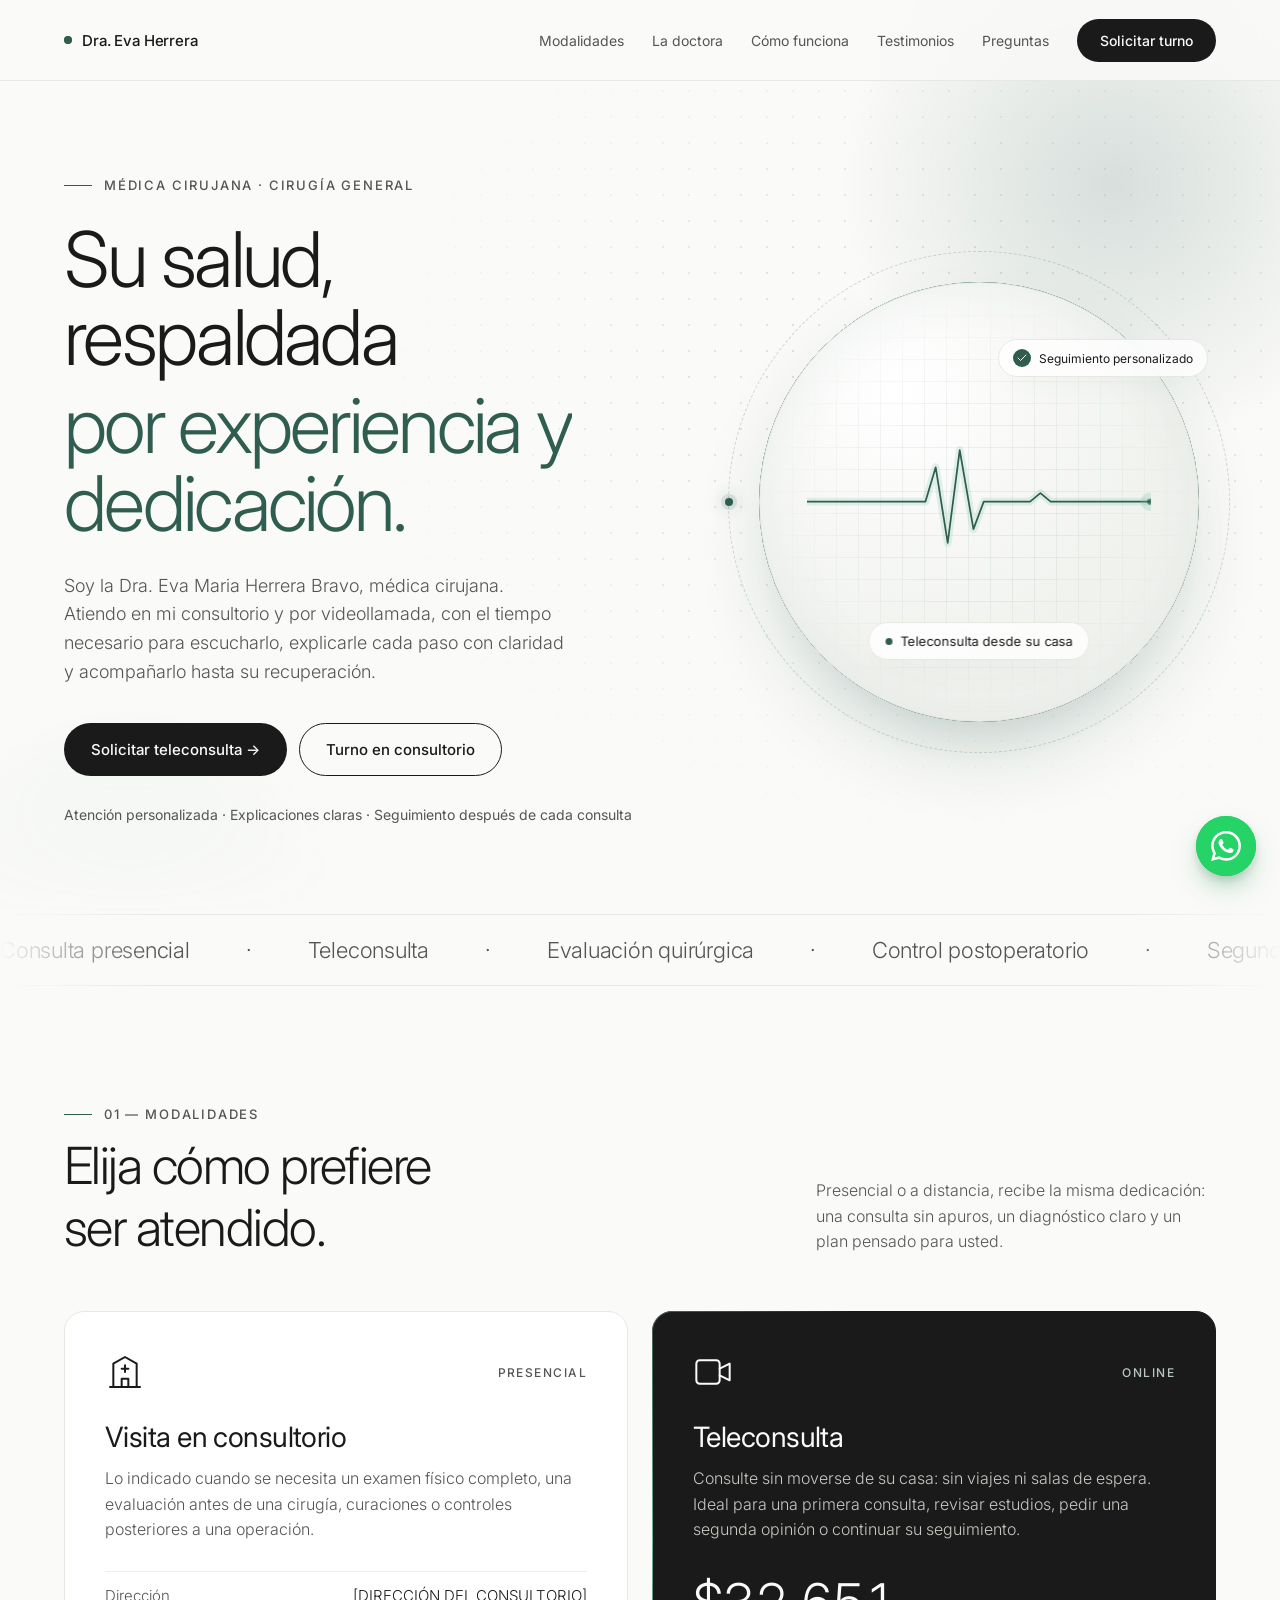
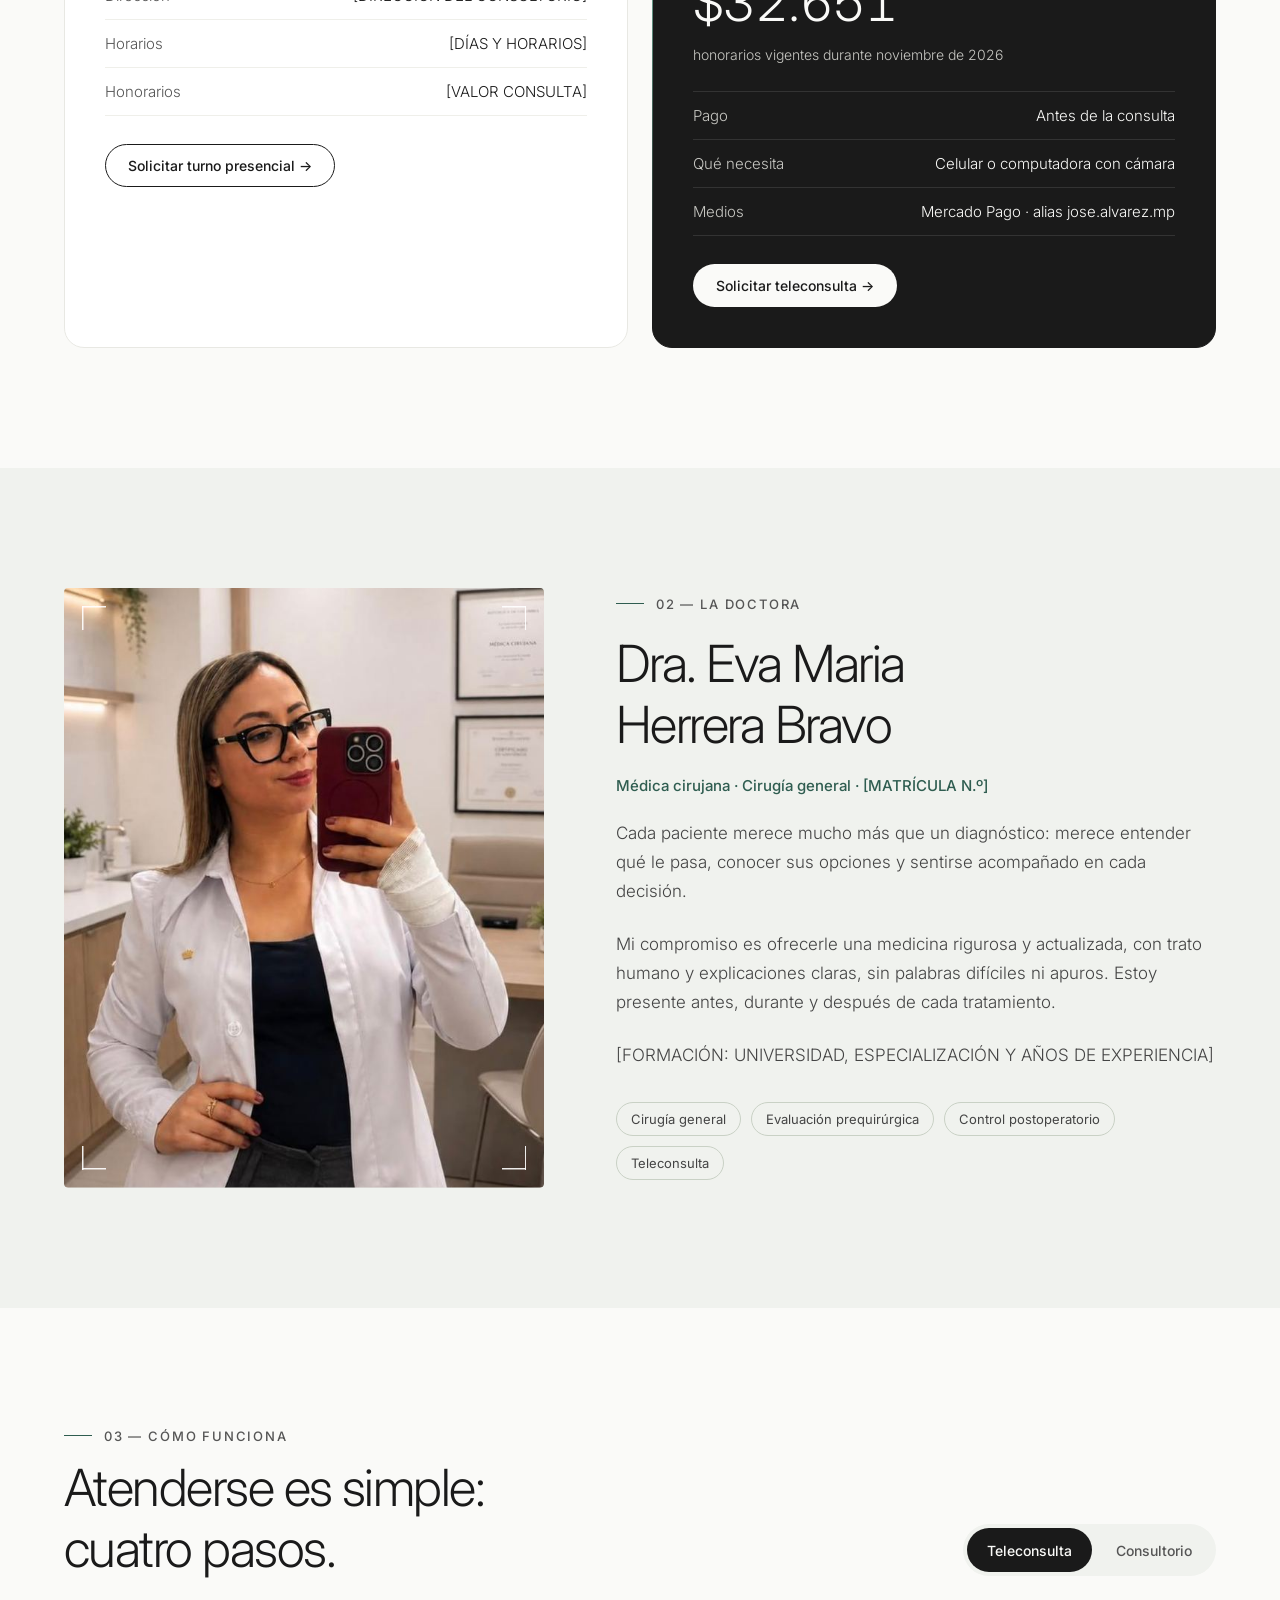
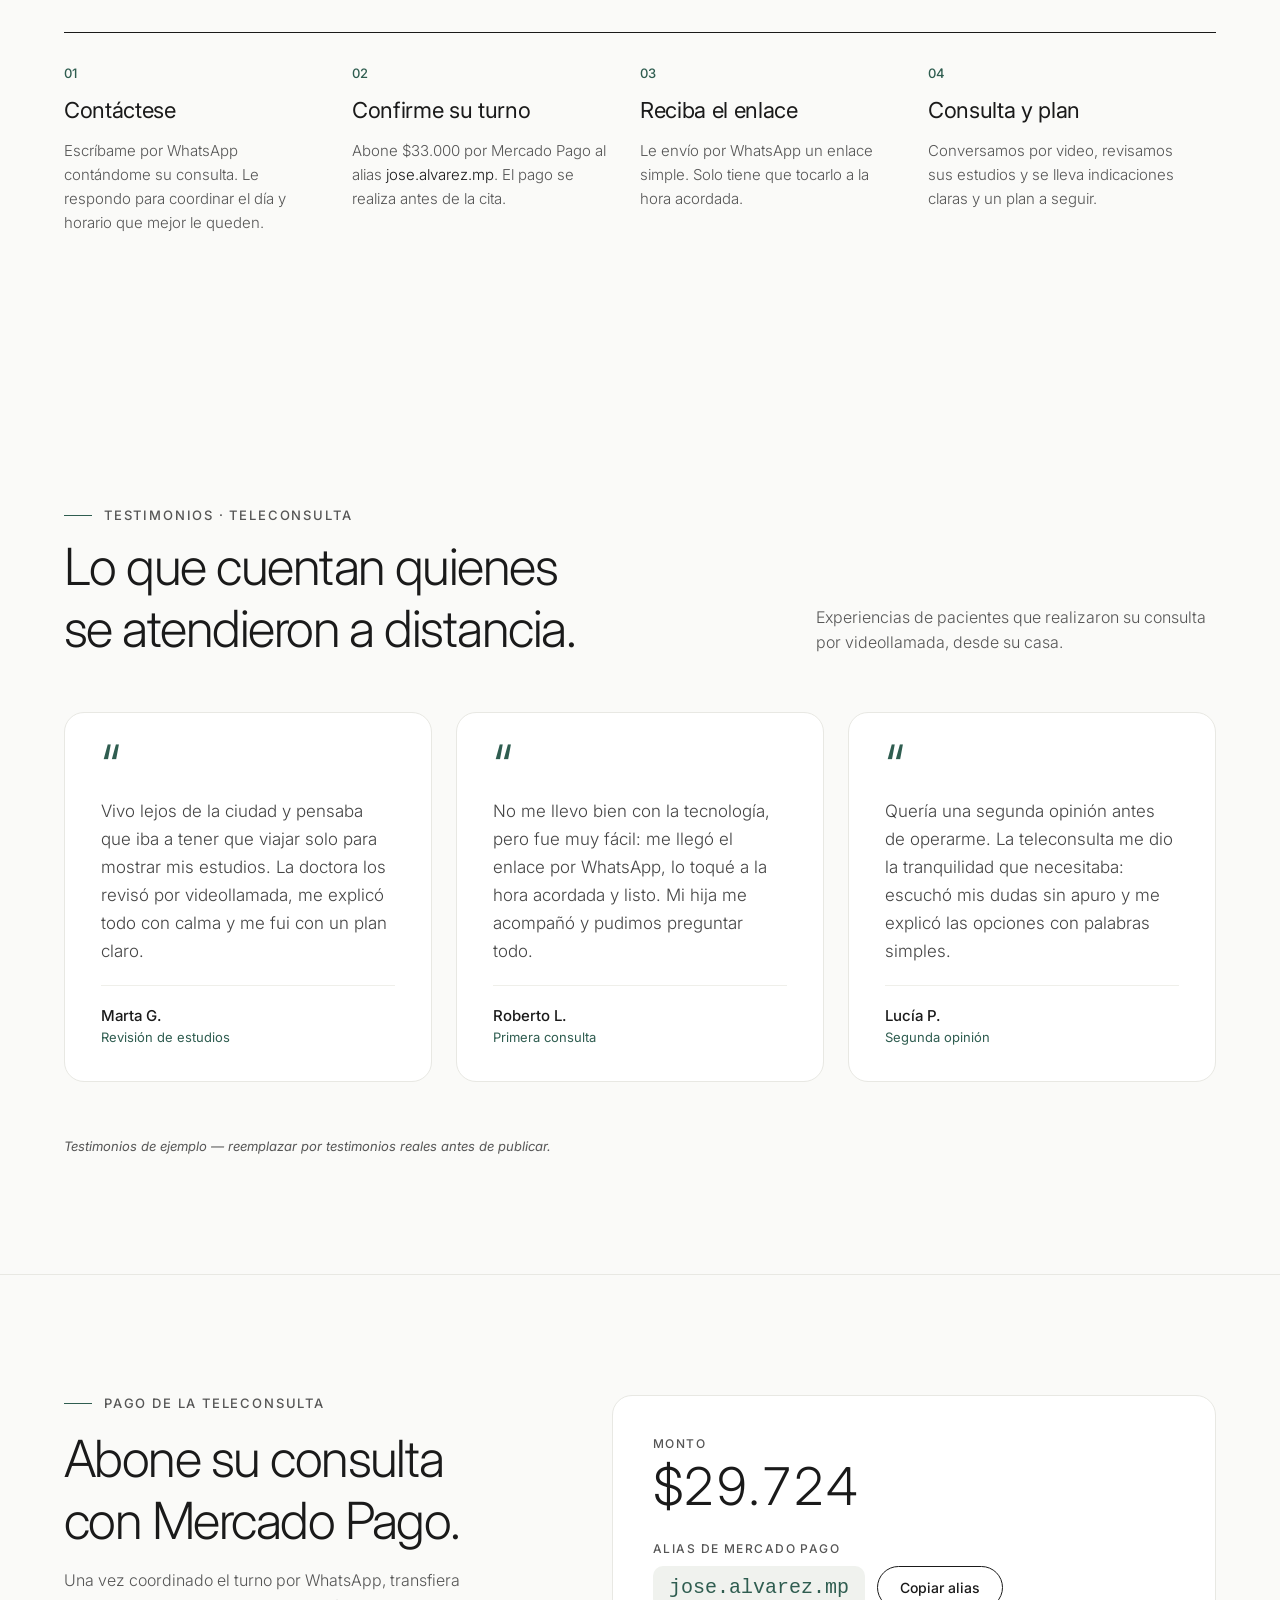
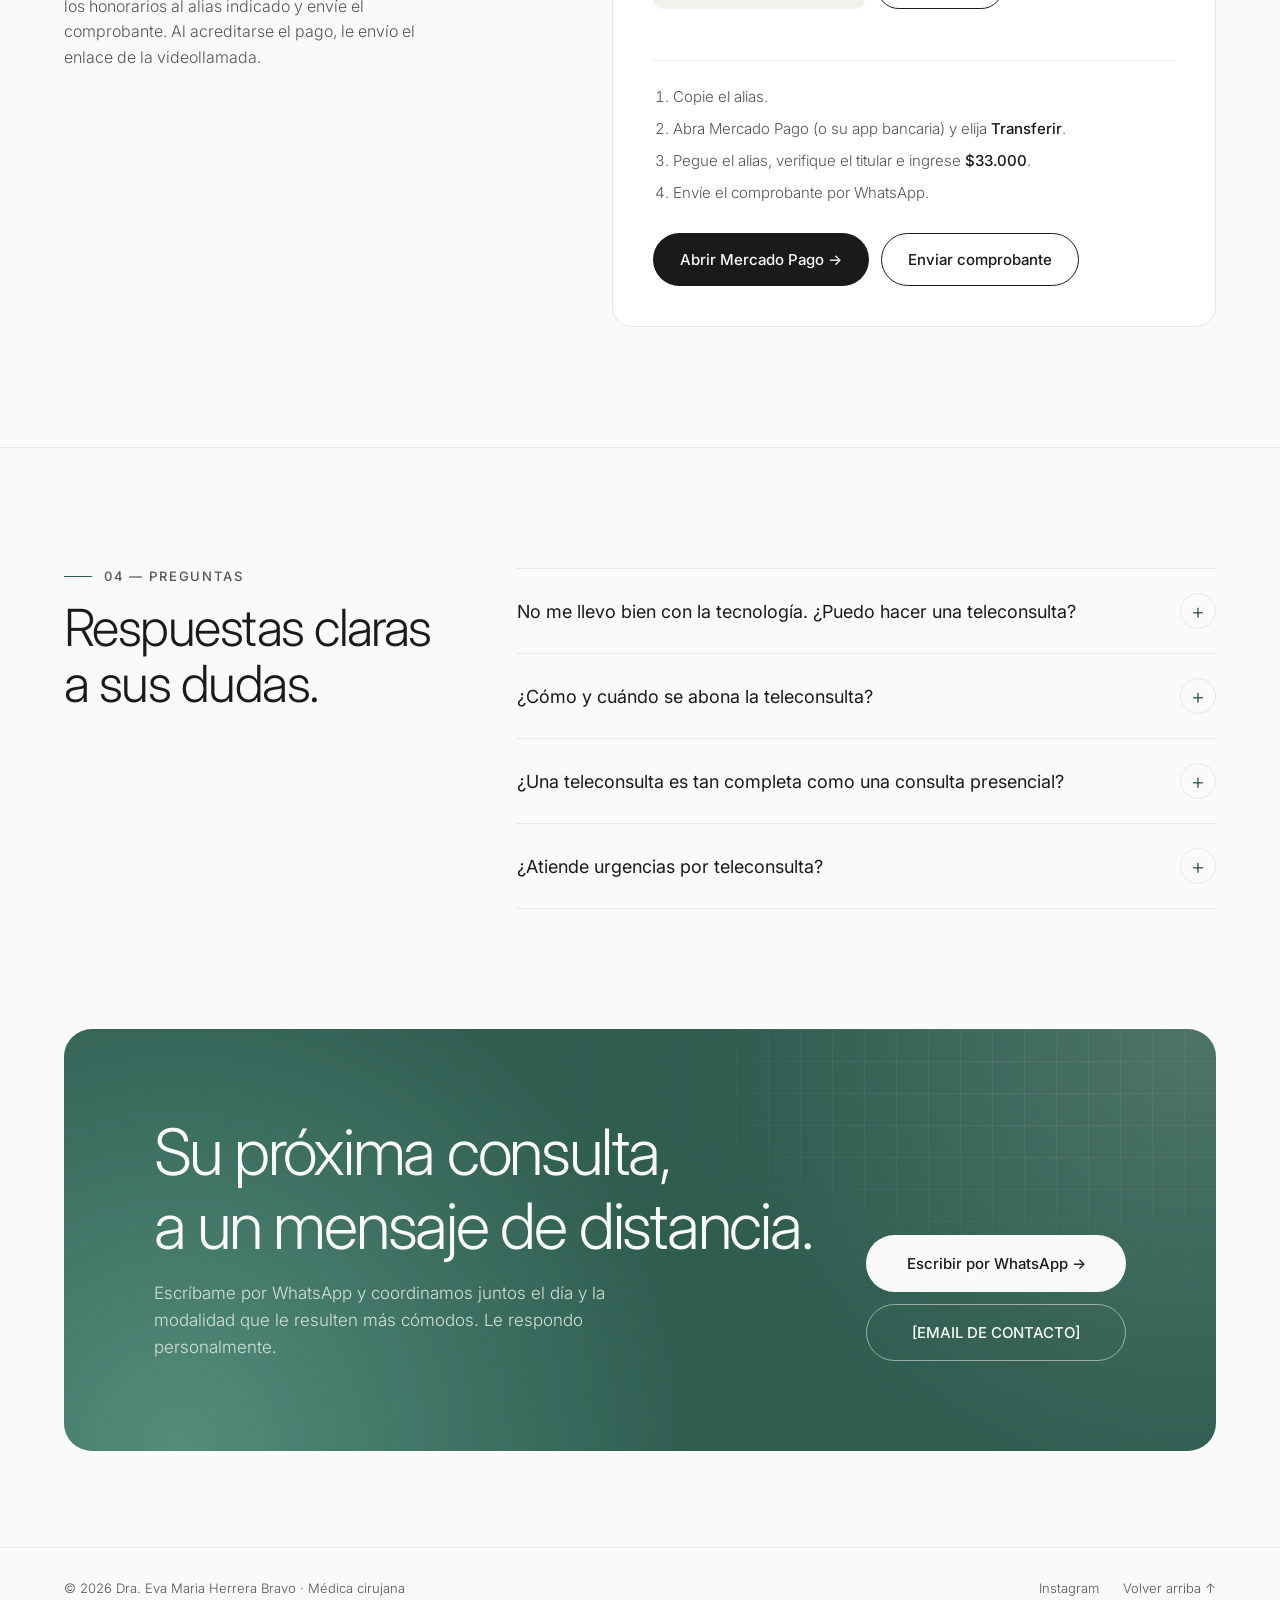
<file: index.html>
<!doctype html>
<html lang="es">
<head>
  <meta charset="utf-8">
  <meta name="viewport" content="width=device-width, initial-scale=1">
  <title>Dra. Eva Maria Herrera Bravo · Médica cirujana | Consultorio y teleconsulta</title>
  <meta name="description" content="Dra. Eva Maria Herrera Bravo, médica cirujana. Atención en consultorio y teleconsulta, con tiempo para escucharlo, explicaciones claras y seguimiento personalizado.">
  <meta name="theme-color" content="#FAFAF8">

  <!-- Open Graph (vista previa al compartir en WhatsApp / redes) -->
  <meta property="og:type" content="website">
  <meta property="og:title" content="Dra. Eva Maria Herrera Bravo · Médica cirujana">
  <meta property="og:description" content="Atención en consultorio y teleconsulta. Su salud, en manos expertas y cercanas.">
  <meta property="og:image" content="img/dra-herrera.jpg">
  <meta property="og:locale" content="es_AR">

  <script>document.documentElement.classList.add('js');</script>
  <link rel="icon" href="img/favicon.svg" type="image/svg+xml">
  <link rel="preconnect" href="https://fonts.googleapis.com">
  <link rel="preconnect" href="https://fonts.gstatic.com" crossorigin>
  <link rel="stylesheet" href="https://fonts.googleapis.com/css2?family=Inter:wght@300;400;500&display=swap">
  <link rel="stylesheet" href="css/styles.css?v=2026-11-11b">
</head>
<body>

  <!-- ============ HEADER ============ -->
  <header class="header" id="header">
    <div class="container header__inner">
      <a href="#inicio" class="brand" aria-label="Dra. Eva Herrera, ir al inicio">
        <span class="dot brand__dot" aria-hidden="true"></span>
        Dra. Eva Herrera
      </a>

      <nav class="nav" aria-label="Principal">
        <a class="link" href="#modalidades">Modalidades</a>
        <a class="link" href="#sobre">La doctora</a>
        <a class="link" href="#como">Cómo funciona</a>
        <a class="link" href="#testimonios">Testimonios</a>
        <a class="link" href="#preguntas">Preguntas</a>
        <a class="btn btn--dark btn--sm" href="#contacto">Solicitar turno</a>
      </nav>

      <button class="burger" id="burger" type="button" aria-label="Abrir menú" aria-expanded="false" aria-controls="menu-movil">
        <span></span><span></span>
      </button>
    </div>
  </header>

  <!-- Menú móvil (fijo, no empuja el contenido) -->
  <nav class="mobile-menu" id="menu-movil" aria-label="Menú móvil" hidden>
    <a class="mobile-menu__item" href="#modalidades">Modalidades</a>
    <a class="mobile-menu__item" href="#sobre">La doctora</a>
    <a class="mobile-menu__item" href="#como">Cómo funciona</a>
    <a class="mobile-menu__item" href="#testimonios">Testimonios</a>
    <a class="mobile-menu__item" href="#preguntas">Preguntas</a>
    <a class="btn btn--dark mobile-menu__cta" href="#contacto">Solicitar turno <span class="arrow">→</span></a>
  </nav>

  <main>

    <!-- ============ HERO ============ -->
    <section class="container hero" id="inicio" aria-labelledby="hero-title">
      <!-- Fondo animado: grilla de puntos, auroras y foco que sigue al cursor -->
      <div class="hero__bg" id="hero-bg" aria-hidden="true">
        <div class="hero__aurora"></div>
        <div class="hero__aurora hero__aurora--2"></div>
        <div class="hero__grid"></div>
        <div class="hero__grid hero__grid--lit"></div>
        <div class="hero__spot"></div>
      </div>

      <header class="hero__text">
        <p class="eyebrow rise d1">Médica cirujana · Cirugía general</p>
        <h1 class="hero__title" id="hero-title">Su salud, respaldada<br><span class="accent">por experiencia y dedicación.</span></h1>
        <p class="hero__lead rise d3">Soy la Dra. Eva Maria Herrera Bravo, médica cirujana. Atiendo en mi consultorio y por videollamada, con el tiempo necesario para escucharlo, explicarle cada paso con claridad y acompañarlo hasta su recuperación.</p>
        <div class="hero__actions rise d4">
          <a class="btn btn--dark" href="#contacto" data-magnetic>Solicitar teleconsulta <span class="arrow">→</span></a>
          <a class="btn btn--line" href="#modalidades" data-magnetic>Turno en consultorio</a>
        </div>
        <p class="hero__trust rise d5">Atención personalizada · Explicaciones claras · Seguimiento después de cada consulta</p>
      </header>

      <!-- Latido animado (solo desktop) -->
      <div class="hero__visual rise d5" aria-hidden="true">
        <div class="pulse" id="pulse">
          <div class="pulse__ring"></div>
          <div class="pulse__ring pulse__ring--2"></div>
          <div class="pulse__orbit"></div>
          <div class="pulse__orbit pulse__orbit--2"></div>
          <div class="pulse__disc"></div>
          <!-- Trazo ECG sincronizado con un punto luminoso (SMIL) -->
          <svg class="pulse__svg" id="pulse-svg" viewBox="0 0 400 160">
            <path class="ecg-base" d="M0 80 H120 L138 80 L150 40 L164 128 L178 20 L194 112 L206 80 H260 L272 70 L284 80 H400"/>
            <path class="ecg-live ecg-live--glow" pathLength="900" d="M0 80 H120 L138 80 L150 40 L164 128 L178 20 L194 112 L206 80 H260 L272 70 L284 80 H400">
              <animate attributeName="stroke-dashoffset" values="900;0;-900" keyTimes="0;.55;1" calcMode="spline" keySplines=".6 0 .4 1;.6 0 .4 1" dur="3.6s" repeatCount="indefinite"/>
            </path>
            <path class="ecg-live" id="ecg-path" pathLength="900" d="M0 80 H120 L138 80 L150 40 L164 128 L178 20 L194 112 L206 80 H260 L272 70 L284 80 H400">
              <animate attributeName="stroke-dashoffset" values="900;0;-900" keyTimes="0;.55;1" calcMode="spline" keySplines=".6 0 .4 1;.6 0 .4 1" dur="3.6s" repeatCount="indefinite"/>
            </path>
            <g class="ecg-dot">
              <circle class="ecg-dot__halo" r="11"/>
              <circle class="ecg-dot__core" r="3.5"/>
              <animateMotion dur="3.6s" repeatCount="indefinite" keyPoints="0;1;1" keyTimes="0;.55;1" calcMode="spline" keySplines=".6 0 .4 1;0 0 1 1"><mpath href="#ecg-path"/></animateMotion>
              <animate attributeName="opacity" values="1;1;0;0" keyTimes="0;.52;.6;1" dur="3.6s" repeatCount="indefinite"/>
            </g>
          </svg>
          <div class="pulse__chip">
            <svg width="14" height="14" viewBox="0 0 24 24" fill="none" stroke="currentColor" stroke-width="2" stroke-linecap="round" stroke-linejoin="round"><path d="M20 6 9 17l-5-5"/></svg>
            Seguimiento personalizado
          </div>
          <div class="pulse__badge"><span class="dot"></span>Teleconsulta desde su casa</div>
        </div>
      </div>
    </section>

    <!-- ============ CINTA ============ -->
    <div class="marquee" aria-hidden="true">
      <div class="marquee__track">
        <span>Consulta presencial</span><i>·</i><span>Teleconsulta</span><i>·</i><span>Evaluación quirúrgica</span><i>·</i><span>Control postoperatorio</span><i>·</i><span>Segunda opinión</span><i>·</i><span>Revisión de estudios</span><i>·</i><span>Seguimiento personalizado</span><i>·</i>
        <span>Consulta presencial</span><i>·</i><span>Teleconsulta</span><i>·</i><span>Evaluación quirúrgica</span><i>·</i><span>Control postoperatorio</span><i>·</i><span>Segunda opinión</span><i>·</i><span>Revisión de estudios</span><i>·</i><span>Seguimiento personalizado</span><i>·</i>
      </div>
    </div>

    <!-- ============ MODALIDADES ============ -->
    <section class="container section" id="modalidades" aria-labelledby="modalidades-title">
      <header class="section__head reveal">
        <hgroup class="section__titles">
          <p class="eyebrow">01 — Modalidades</p>
          <h2 class="h2" id="modalidades-title">Elija cómo prefiere<br>ser atendido.</h2>
        </hgroup>
        <p class="section__intro">Presencial o a distancia, recibe la misma dedicación: una consulta sin apuros, un diagnóstico claro y un plan pensado para usted.</p>
      </header>

      <div class="cards">
        <article class="card reveal">
          <div class="card__top">
            <svg width="40" height="40" viewBox="0 0 24 24" fill="none" stroke="currentColor" stroke-width="1.2" stroke-linecap="round" stroke-linejoin="round" aria-hidden="true"><path d="M3 21h18"/><path d="M5 21V7l7-4 7 4v14"/><path d="M10 21v-5h4v5"/><path d="M12 8v4M10 10h4"/></svg>
            <span class="tag">Presencial</span>
          </div>
          <div class="card__body">
            <h3 class="h3">Visita en consultorio</h3>
            <p>Lo indicado cuando se necesita un examen físico completo, una evaluación antes de una cirugía, curaciones o controles posteriores a una operación.</p>
          </div>
          <dl class="specs">
            <div><dt>Dirección</dt><dd>[DIRECCIÓN DEL CONSULTORIO]</dd></div>
            <div><dt>Horarios</dt><dd>[DÍAS Y HORARIOS]</dd></div>
            <div><dt>Honorarios</dt><dd>[VALOR CONSULTA]</dd></div>
          </dl>
          <a class="btn btn--line btn--sm card__cta" href="#contacto">Solicitar turno presencial <span class="arrow">→</span></a>
        </article>

        <article class="card card--dark reveal">
          <div class="card__top">
            <svg width="40" height="40" viewBox="0 0 24 24" fill="none" stroke="currentColor" stroke-width="1.2" stroke-linecap="round" stroke-linejoin="round" aria-hidden="true"><rect x="2" y="5" width="14" height="14" rx="2"/><path d="M16 10l6-3v10l-6-3"/></svg>
            <span class="tag">Online</span>
          </div>
          <div class="card__body">
            <h3 class="h3">Teleconsulta</h3>
            <p>Consulte sin moverse de su casa: sin viajes ni salas de espera. Ideal para una primera consulta, revisar estudios, pedir una segunda opinión o continuar su seguimiento.</p>
          </div>
          <p class="price">
            <data class="price__value" value="33000" data-count>$33.000</data>
            <span class="price__note">honorarios vigentes durante <time datetime="2026-11">noviembre de 2026</time></span>
          </p>
          <dl class="specs">
            <div><dt>Pago</dt><dd>Antes de la consulta</dd></div>
            <div><dt>Qué necesita</dt><dd>Celular o computadora con cámara</dd></div>
            <div><dt>Medios</dt><dd>Mercado Pago · alias jose.alvarez.mp</dd></div>
          </dl>
          <a class="btn btn--light btn--sm card__cta" href="#contacto">Solicitar teleconsulta <span class="arrow">→</span></a>
        </article>
      </div>
    </section>

    <!-- ============ LA DOCTORA ============ -->
    <section class="about-wrap" id="sobre" aria-labelledby="sobre-title">
      <div class="container section about">
        <figure class="about__photo unclip">
          <img src="img/dra-herrera.jpg" alt="La Dra. Eva Maria Herrera Bravo con guardapolvo blanco en su consultorio" width="720" height="998" loading="lazy">
        </figure>
        <div class="about__text reveal">
          <p class="eyebrow">02 — La doctora</p>
          <h2 class="h2" id="sobre-title">Dra. Eva Maria<br>Herrera Bravo</h2>
          <p class="about__role">Médica cirujana · Cirugía general · [MATRÍCULA N.º]</p>
          <p>Cada paciente merece mucho más que un diagnóstico: merece entender qué le pasa, conocer sus opciones y sentirse acompañado en cada decisión.</p>
          <p>Mi compromiso es ofrecerle una medicina rigurosa y actualizada, con trato humano y explicaciones claras, sin palabras difíciles ni apuros. Estoy presente antes, durante y después de cada tratamiento.</p>
          <p>[FORMACIÓN: UNIVERSIDAD, ESPECIALIZACIÓN Y AÑOS DE EXPERIENCIA]</p>
          <ul class="chips" aria-label="Áreas de atención">
            <li><span>Cirugía general</span></li>
            <li><span>Evaluación prequirúrgica</span></li>
            <li><span>Control postoperatorio</span></li>
            <li><span>Teleconsulta</span></li>
          </ul>
        </div>
      </div>
    </section>

    <!-- ============ CÓMO FUNCIONA ============ -->
    <section class="container section" id="como" aria-labelledby="como-title">
      <header class="section__head reveal">
        <hgroup class="section__titles">
          <p class="eyebrow">03 — Cómo funciona</p>
          <h2 class="h2" id="como-title">Atenderse es simple:<br>cuatro pasos.</h2>
        </hgroup>
        <div class="tabs" role="tablist" aria-label="Modalidad">
          <button class="tab is-active" role="tab" id="tab-tele" aria-selected="true" aria-controls="steps-tele" type="button">Teleconsulta</button>
          <button class="tab" role="tab" id="tab-pres" aria-selected="false" aria-controls="steps-pres" type="button" tabindex="-1">Consultorio</button>
        </div>
      </header>

      <ol class="steps" id="steps-tele" role="tabpanel" aria-labelledby="tab-tele">
        <li class="reveal"><span class="steps__n" aria-hidden="true">01</span><h3>Contáctese</h3><p>Escríbame por WhatsApp contándome su consulta. Le respondo para coordinar el día y horario que mejor le queden.</p></li>
        <li class="reveal"><span class="steps__n" aria-hidden="true">02</span><h3>Confirme su turno</h3><p>Abone $33.000 por Mercado Pago al alias <a class="link" href="#pago">jose.alvarez.mp</a>. El pago se realiza antes de la cita.</p></li>
        <li class="reveal"><span class="steps__n" aria-hidden="true">03</span><h3>Reciba el enlace</h3><p>Le envío por WhatsApp un enlace simple. Solo tiene que tocarlo a la hora acordada.</p></li>
        <li class="reveal"><span class="steps__n" aria-hidden="true">04</span><h3>Consulta y plan</h3><p>Conversamos por video, revisamos sus estudios y se lleva indicaciones claras y un plan a seguir.</p></li>
      </ol>

      <ol class="steps" id="steps-pres" role="tabpanel" aria-labelledby="tab-pres" hidden>
        <li><span class="steps__n" aria-hidden="true">01</span><h3>Contáctese</h3><p>Escríbame por WhatsApp y coordinamos el día y horario que le resulten más cómodos.</p></li>
        <li><span class="steps__n" aria-hidden="true">02</span><h3>Confirme su turno</h3><p>Le envío la dirección del consultorio y lo que conviene llevar a la consulta.</p></li>
        <li><span class="steps__n" aria-hidden="true">03</span><h3>Traiga sus estudios</h3><p>Análisis, imágenes o informes previos permiten una evaluación más completa.</p></li>
        <li><span class="steps__n" aria-hidden="true">04</span><h3>Diagnóstico y plan</h3><p>Una evaluación completa y un plan claro, explicado con calma y sin apuros.</p></li>
      </ol>
    </section>

    <!-- ============ TESTIMONIOS ============ -->
    <!-- ATENCIÓN: testimonios FICTICIOS de ejemplo, solo para ver el diseño.
         Reemplazarlos por testimonios reales (con consentimiento del paciente) o quitar la sección antes de publicar. -->
    <section class="container section" id="testimonios" aria-labelledby="testimonios-title">
      <header class="section__head reveal">
        <hgroup class="section__titles">
          <p class="eyebrow">Testimonios · Teleconsulta</p>
          <h2 class="h2" id="testimonios-title">Lo que cuentan quienes<br>se atendieron a distancia.</h2>
        </hgroup>
        <p class="section__intro">Experiencias de pacientes que realizaron su consulta por videollamada, desde su casa.</p>
      </header>

      <div class="quotes">
        <figure class="quote reveal">
          <span class="quote__mark" aria-hidden="true">“</span>
          <blockquote>
            <p>Vivo lejos de la ciudad y pensaba que iba a tener que viajar solo para mostrar mis estudios. La doctora los revisó por videollamada, me explicó todo con calma y me fui con un plan claro.</p>
          </blockquote>
          <figcaption>
            <span class="quote__name">Marta G.</span>
            <span class="quote__meta">Revisión de estudios</span>
          </figcaption>
        </figure>

        <figure class="quote reveal">
          <span class="quote__mark" aria-hidden="true">“</span>
          <blockquote>
            <p>No me llevo bien con la tecnología, pero fue muy fácil: me llegó el enlace por WhatsApp, lo toqué a la hora acordada y listo. Mi hija me acompañó y pudimos preguntar todo.</p>
          </blockquote>
          <figcaption>
            <span class="quote__name">Roberto L.</span>
            <span class="quote__meta">Primera consulta</span>
          </figcaption>
        </figure>

        <figure class="quote reveal">
          <span class="quote__mark" aria-hidden="true">“</span>
          <blockquote>
            <p>Quería una segunda opinión antes de operarme. La teleconsulta me dio la tranquilidad que necesitaba: escuchó mis dudas sin apuro y me explicó las opciones con palabras simples.</p>
          </blockquote>
          <figcaption>
            <span class="quote__name">Lucía P.</span>
            <span class="quote__meta">Segunda opinión</span>
          </figcaption>
        </figure>
      </div>

      <p class="quotes__note">Testimonios de ejemplo — reemplazar por testimonios reales antes de publicar.</p>
    </section>

    <!-- ============ PAGO ============ -->
    <section class="pay-wrap" id="pago" aria-labelledby="pago-title">
      <div class="container section pay">
        <header class="pay__head reveal">
          <p class="eyebrow">Pago de la teleconsulta</p>
          <h2 class="h2" id="pago-title">Abone su consulta<br>con Mercado Pago.</h2>
          <p class="section__intro">Una vez coordinado el turno por WhatsApp, transfiera los honorarios al alias indicado y envíe el comprobante. Al acreditarse el pago, le envío el enlace de la videollamada.</p>
        </header>

        <div class="pay__box reveal">
          <div class="pay__row">
            <span class="pay__label">Monto</span>
            <data class="pay__amount" value="33000" data-count>$33.000</data>
          </div>
          <div class="pay__row">
            <span class="pay__label">Alias de Mercado Pago</span>
            <div class="pay__alias">
              <code id="mp-alias">jose.alvarez.mp</code>
              <button class="btn btn--line btn--sm pay__copy" type="button" data-copy="mp-alias" aria-describedby="copy-status">Copiar alias</button>
            </div>
            <span class="pay__status" id="copy-status" role="status" aria-live="polite"></span>
          </div>

          <ol class="pay__steps">
            <li>Copie el alias.</li>
            <li>Abra Mercado Pago (o su app bancaria) y elija <strong>Transferir</strong>.</li>
            <li>Pegue el alias, verifique el titular e ingrese <strong>$33.000</strong>.</li>
            <li>Envíe el comprobante por WhatsApp.</li>
          </ol>

          <div class="pay__actions">
            <!-- Opcional: si crea un "Link de pago" de $33.000 en Mercado Pago, péguelo en data-link y aparecerá el botón "Pagar con Mercado Pago". -->
            <a class="btn btn--dark" id="mp-link" data-link="" href="#" target="_blank" rel="noopener" hidden>Pagar con Mercado Pago <span class="arrow">→</span></a>
            <a class="btn btn--dark" id="mp-open" href="https://www.mercadopago.com.ar/" target="_blank" rel="noopener">Abrir Mercado Pago <span class="arrow">→</span></a>
            <!-- Reemplazar 549XXXXXXXXXX por el número con código de país, sin + ni espacios -->
            <a class="btn btn--line" href="https://wa.me/549XXXXXXXXXX?text=Hola%20Dra.%20Herrera%2C%20le%20env%C3%ADo%20el%20comprobante%20de%20pago%20de%20la%20teleconsulta%20(%2433.000)." target="_blank" rel="noopener">Enviar comprobante</a>
          </div>
        </div>
      </div>
    </section>

    <!-- ============ PREGUNTAS ============ -->
    <section class="faq-wrap" id="preguntas" aria-labelledby="preguntas-title">
      <div class="container section faq">
        <hgroup class="faq__head reveal">
          <p class="eyebrow">04 — Preguntas</p>
          <h2 class="h2" id="preguntas-title">Respuestas claras a sus dudas.</h2>
        </hgroup>
        <div class="faq__list reveal">
          <details>
            <summary>No me llevo bien con la tecnología. ¿Puedo hacer una teleconsulta?<span class="plus" aria-hidden="true">+</span></summary>
            <p>Sí, y es más sencillo de lo que parece. Solo necesita un celular o computadora con cámara y conexión a internet. Le envío un enlace por WhatsApp: lo toca a la hora acordada y ya estamos conectados. Si lo prefiere, un familiar puede acompañarlo durante la consulta.</p>
          </details>
          <details>
            <summary>¿Cómo y cuándo se abona la teleconsulta?<span class="plus" aria-hidden="true">+</span></summary>
            <p>El pago se realiza antes de la consulta, por Mercado Pago al alias jose.alvarez.mp (<a class="link" href="#pago">ver datos de pago</a>). Durante <time datetime="2026-11">noviembre de 2026</time> los honorarios son de $33.000. Una vez acreditado el pago, le envío el enlace de la videollamada.</p>
          </details>
          <details>
            <summary>¿Una teleconsulta es tan completa como una consulta presencial?<span class="plus" aria-hidden="true">+</span></summary>
            <p>Para muchas consultas, sí: permite conversar con tranquilidad, revisar sus estudios y definir un plan. Si su caso requiere un examen físico, una curación o un control después de una cirugía, se lo indico y coordinamos una visita al consultorio.</p>
          </details>
          <details>
            <summary>¿Atiende urgencias por teleconsulta?<span class="plus" aria-hidden="true">+</span></summary>
            <p>No. Ante una urgencia, diríjase a la guardia más cercana o comuníquese con el servicio de emergencias.</p>
          </details>
        </div>
      </div>
    </section>

    <!-- ============ CONTACTO ============ -->
    <section class="contact-wrap" id="contacto" aria-labelledby="contacto-title">
      <div class="container">
        <div class="contact reveal">
          <div class="contact__glow" aria-hidden="true"></div>
          <svg class="contact__ecg" viewBox="0 0 400 160" aria-hidden="true">
            <path class="ecg" d="M0 80 H120 L138 80 L150 40 L164 128 L178 20 L194 112 L206 80 H260 L272 70 L284 80 H400"/>
          </svg>
          <header class="contact__text">
            <h2 class="contact__title" id="contacto-title">Su próxima consulta,<br>a un mensaje de distancia.</h2>
            <p>Escríbame por WhatsApp y coordinamos juntos el día y la modalidad que le resulten más cómodos. Le respondo personalmente.</p>
          </header>
          <address class="contact__actions">
            <!-- Reemplazar 549XXXXXXXXXX por el número con código de país, sin + ni espacios -->
            <a class="btn btn--light" href="https://wa.me/549XXXXXXXXXX?text=Hola%20Dra.%20Herrera%2C%20quisiera%20solicitar%20un%20turno." target="_blank" rel="noopener" data-magnetic>Escribir por WhatsApp <span class="arrow">→</span></a>
            <a class="btn btn--ghost" href="mailto:[EMAIL]">[EMAIL DE CONTACTO]</a>
          </address>
        </div>
      </div>
    </section>

  </main>

  <!-- ============ FOOTER ============ -->
  <footer class="footer">
    <div class="container footer__inner">
      <p>© <span id="year">2026</span> Dra. Eva Maria Herrera Bravo · Médica cirujana</p>
      <nav class="footer__links" aria-label="Enlaces del pie de página">
        <a class="link" href="https://instagram.com/[USUARIO]" target="_blank" rel="noopener">Instagram</a>
        <a class="link" href="#inicio">Volver arriba ↑</a>
      </nav>
    </div>
  </footer>

  <!-- ============ BOTÓN FLOTANTE DE WHATSAPP ============ -->
  <!-- Reemplazar 549XXXXXXXXXX por el número con código de país, sin + ni espacios -->
  <a class="wa-float" href="https://wa.me/549XXXXXXXXXX?text=Hola%20Dra.%20Herrera%2C%20quisiera%20solicitar%20un%20turno." target="_blank" rel="noopener" aria-label="Escribir por WhatsApp para solicitar un turno">
    <span class="wa-float__label" aria-hidden="true">¿Consultas? Escríbame</span>
    <span class="wa-float__icon" aria-hidden="true">
      <svg width="30" height="30" viewBox="0 0 24 24" fill="currentColor"><path d="M17.472 14.382c-.297-.149-1.758-.867-2.03-.967-.273-.099-.471-.148-.67.15-.197.297-.767.966-.94 1.164-.173.199-.347.223-.644.075-.297-.15-1.255-.463-2.39-1.475-.883-.788-1.48-1.761-1.653-2.059-.173-.297-.018-.458.13-.606.134-.133.298-.347.446-.52.149-.174.198-.298.298-.497.099-.198.05-.371-.025-.52-.075-.149-.669-1.612-.916-2.207-.242-.579-.487-.5-.669-.51-.173-.008-.371-.01-.57-.01-.198 0-.52.074-.792.372-.272.297-1.04 1.016-1.04 2.479 0 1.462 1.065 2.875 1.213 3.074.149.198 2.096 3.2 5.077 4.487.709.306 1.262.489 1.694.625.712.227 1.36.195 1.871.118.571-.085 1.758-.719 2.006-1.413.248-.694.248-1.289.173-1.413-.074-.124-.272-.198-.57-.347m-5.421 7.403h-.004a9.87 9.87 0 0 1-5.031-1.378l-.361-.214-3.741.982.998-3.648-.235-.374a9.86 9.86 0 0 1-1.51-5.26c.001-5.45 4.436-9.884 9.888-9.884 2.64 0 5.122 1.03 6.988 2.898a9.825 9.825 0 0 1 2.893 6.994c-.003 5.45-4.437 9.884-9.885 9.884m8.413-18.297A11.815 11.815 0 0 0 12.05 0C5.495 0 .16 5.335.157 11.892c0 2.096.547 4.142 1.588 5.945L.057 24l6.305-1.654a11.882 11.882 0 0 0 5.683 1.448h.005c6.554 0 11.89-5.335 11.893-11.893a11.821 11.821 0 0 0-3.48-8.413z"/></svg>
    </span>
  </a>

  <script src="js/main.js?v=2026-11-11b" defer></script>
</body>
</html>
</file>
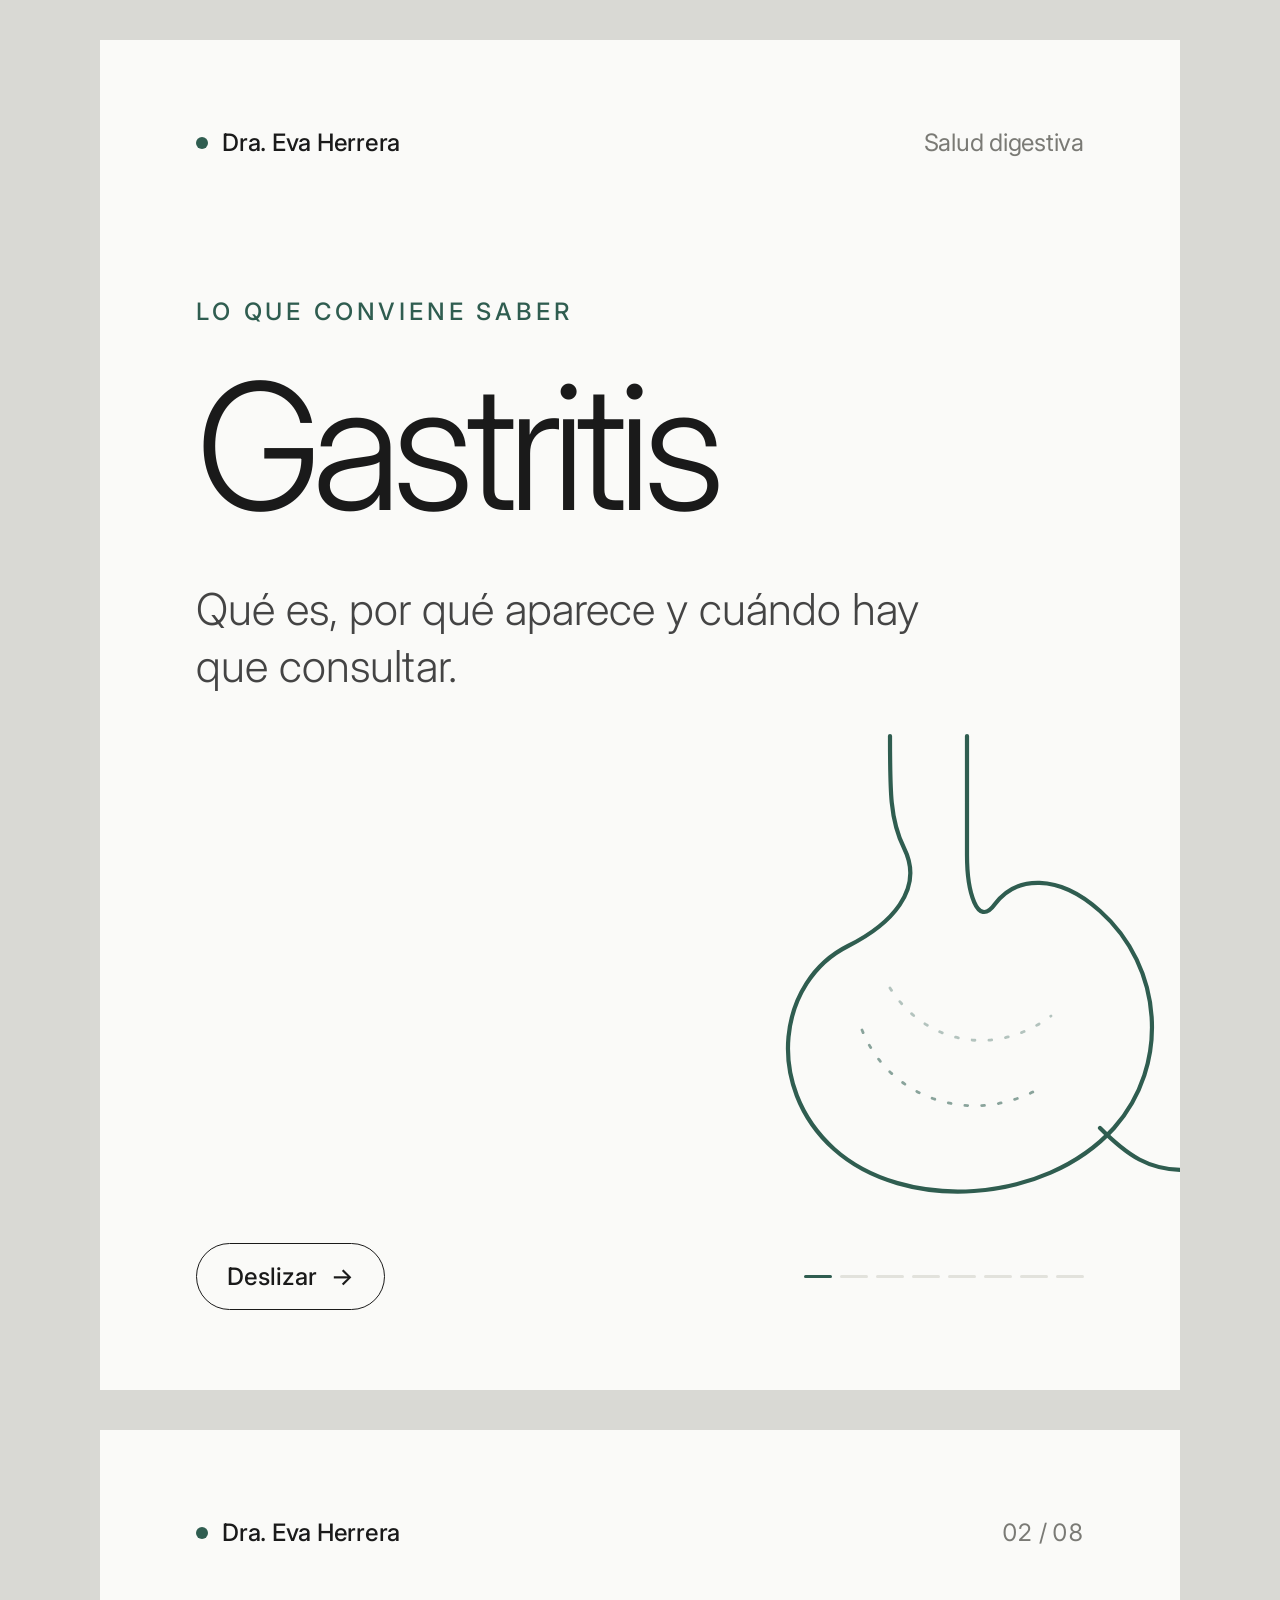
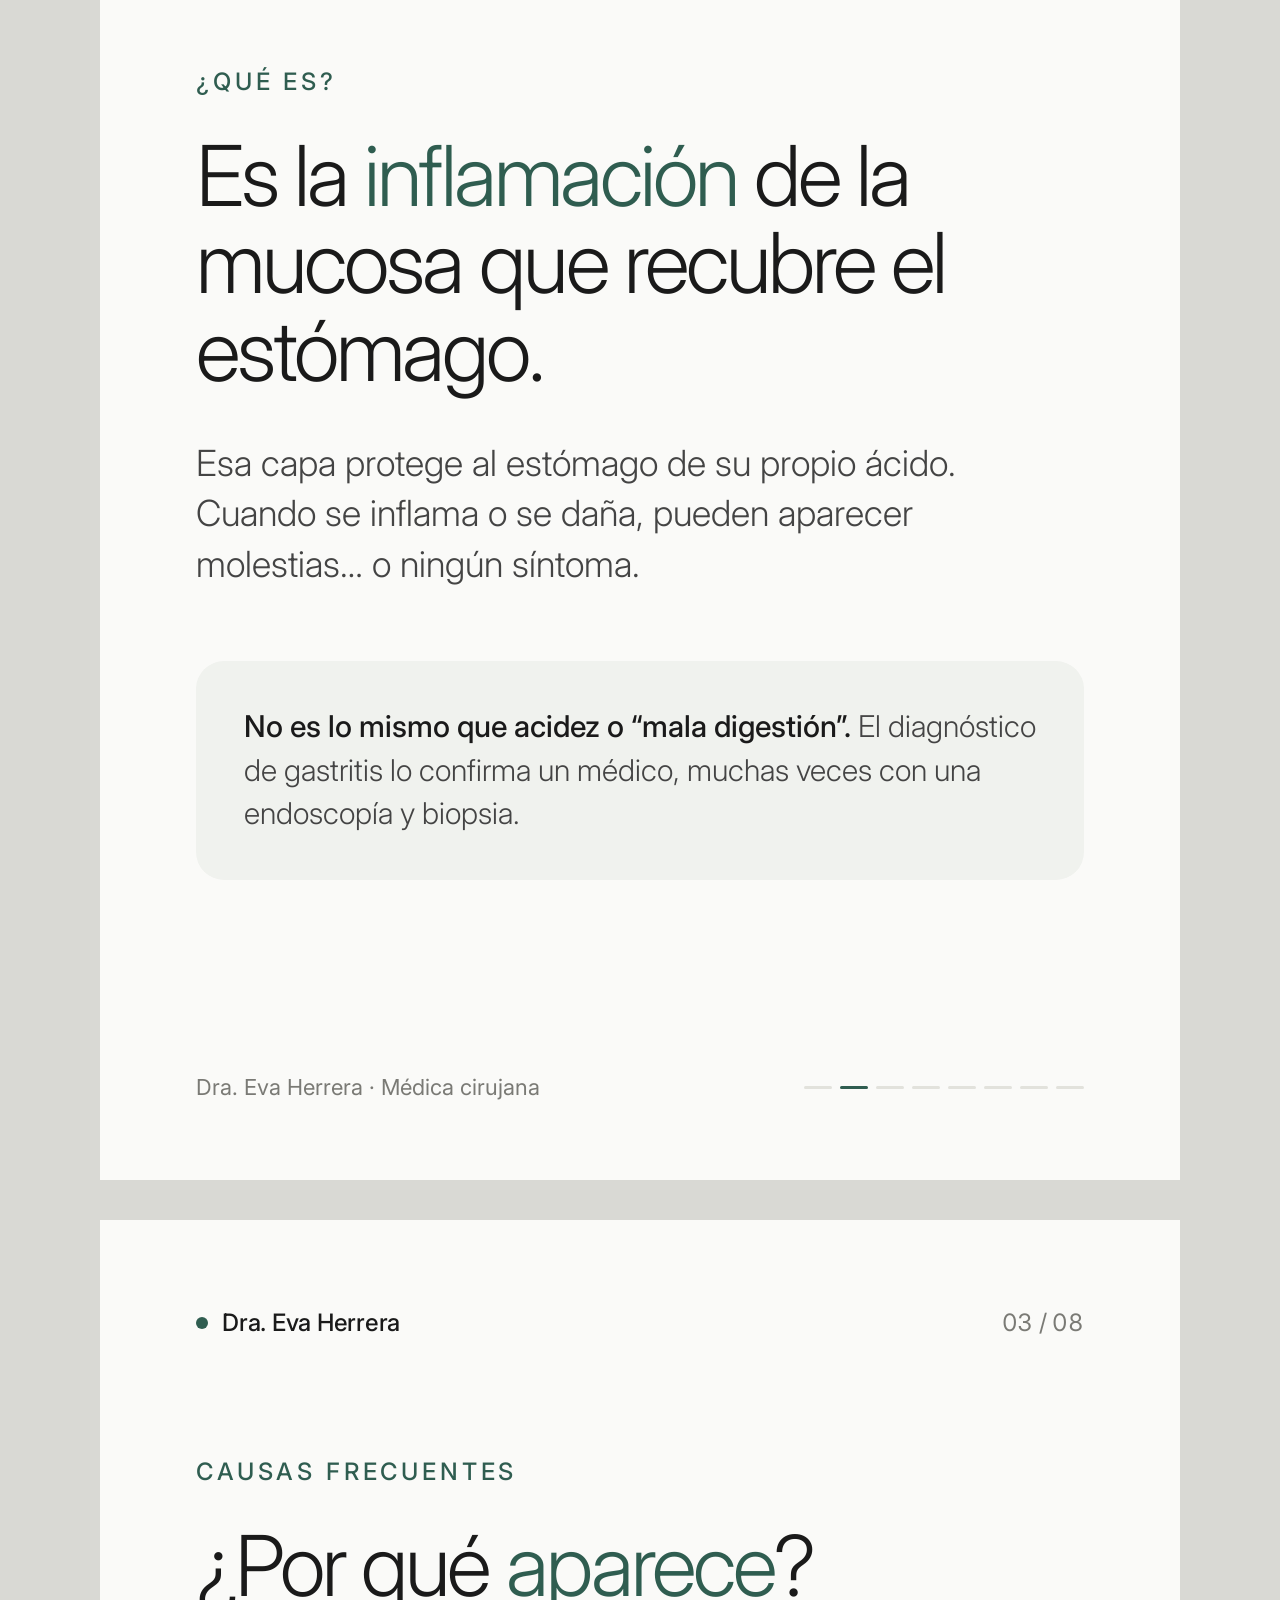
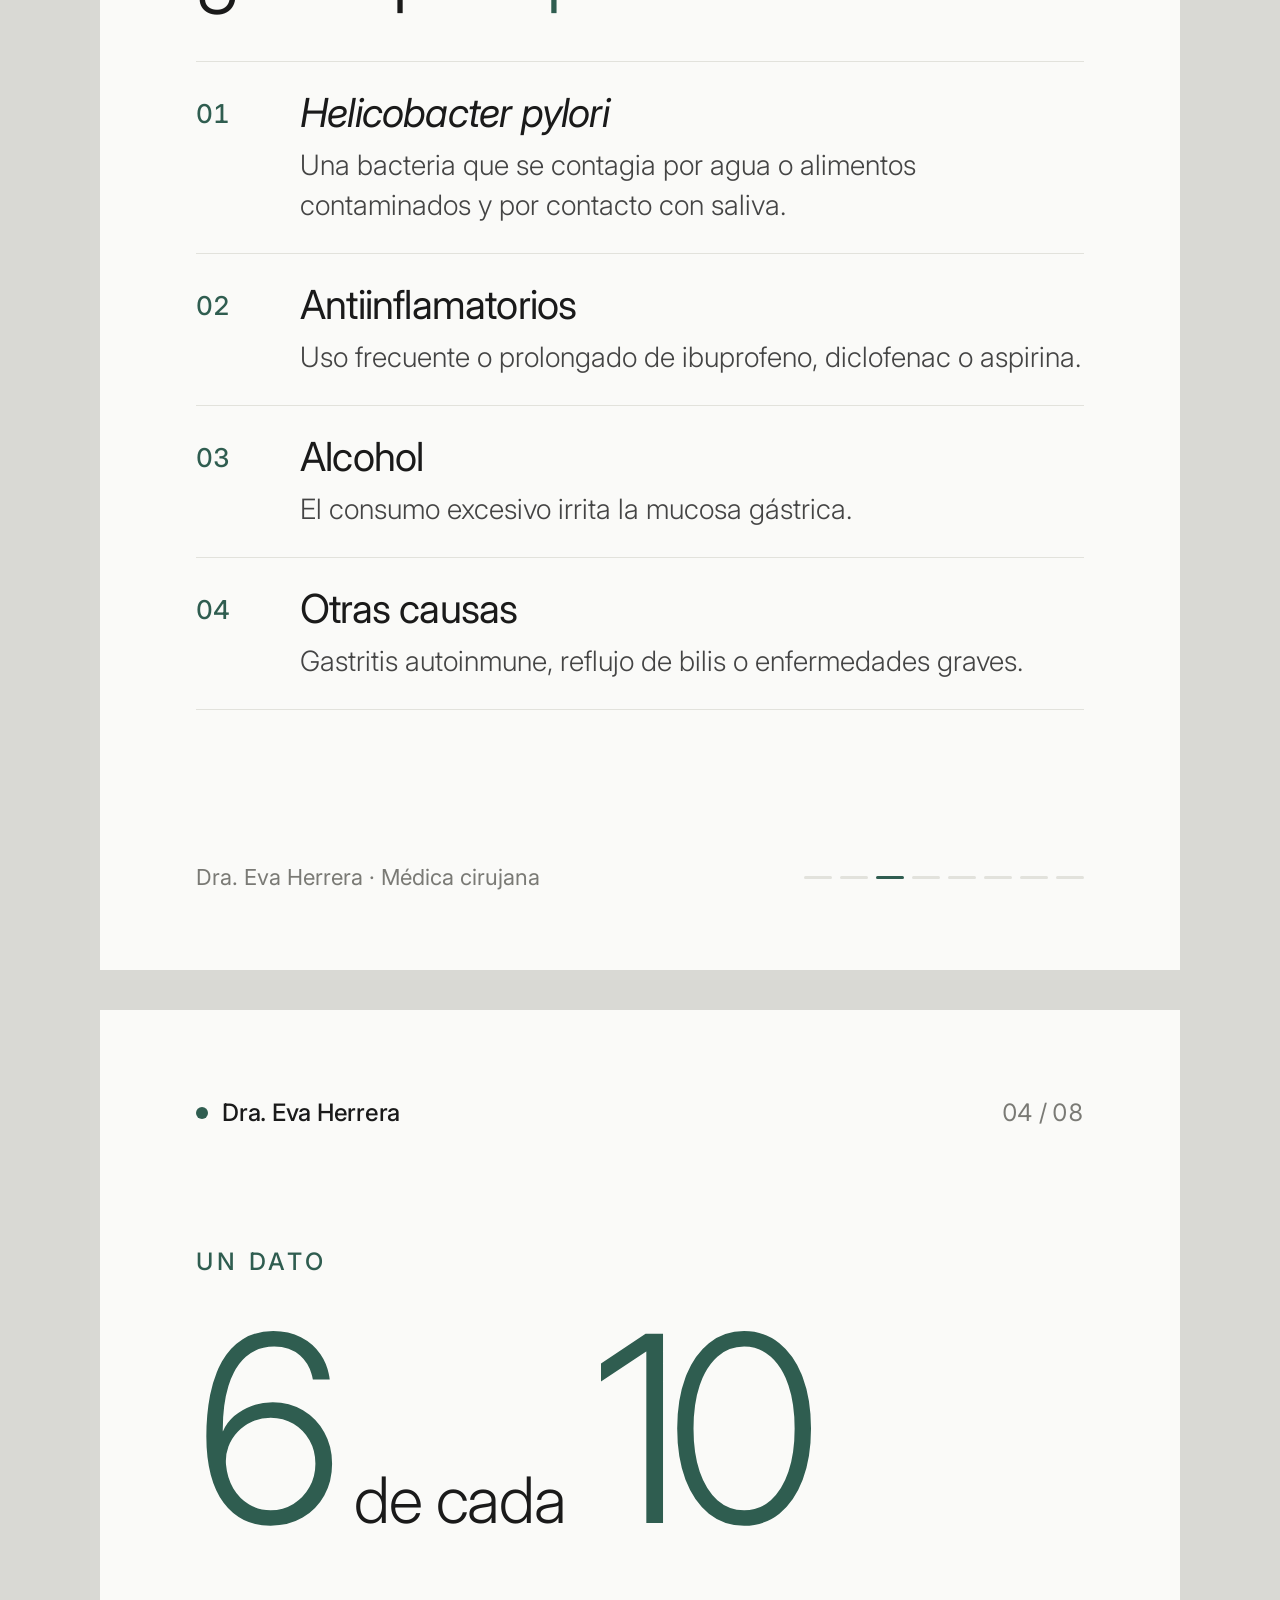
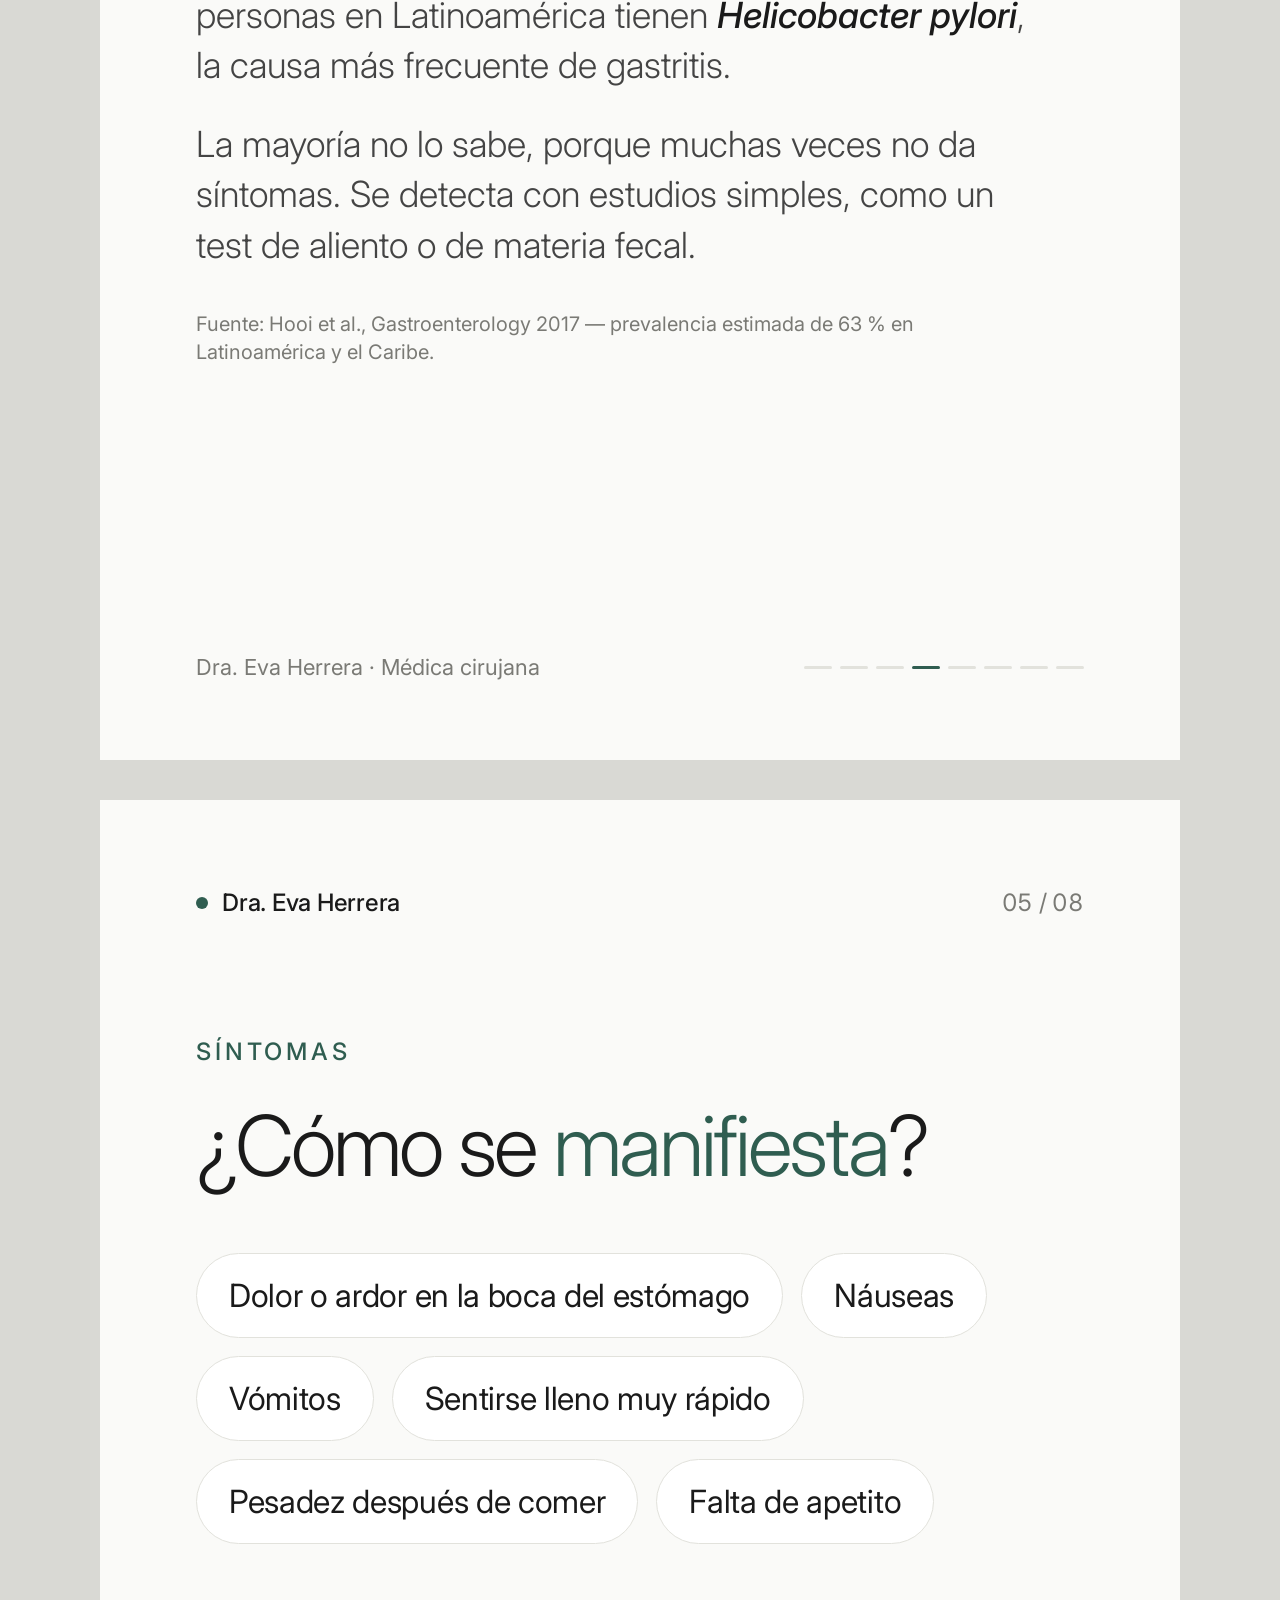
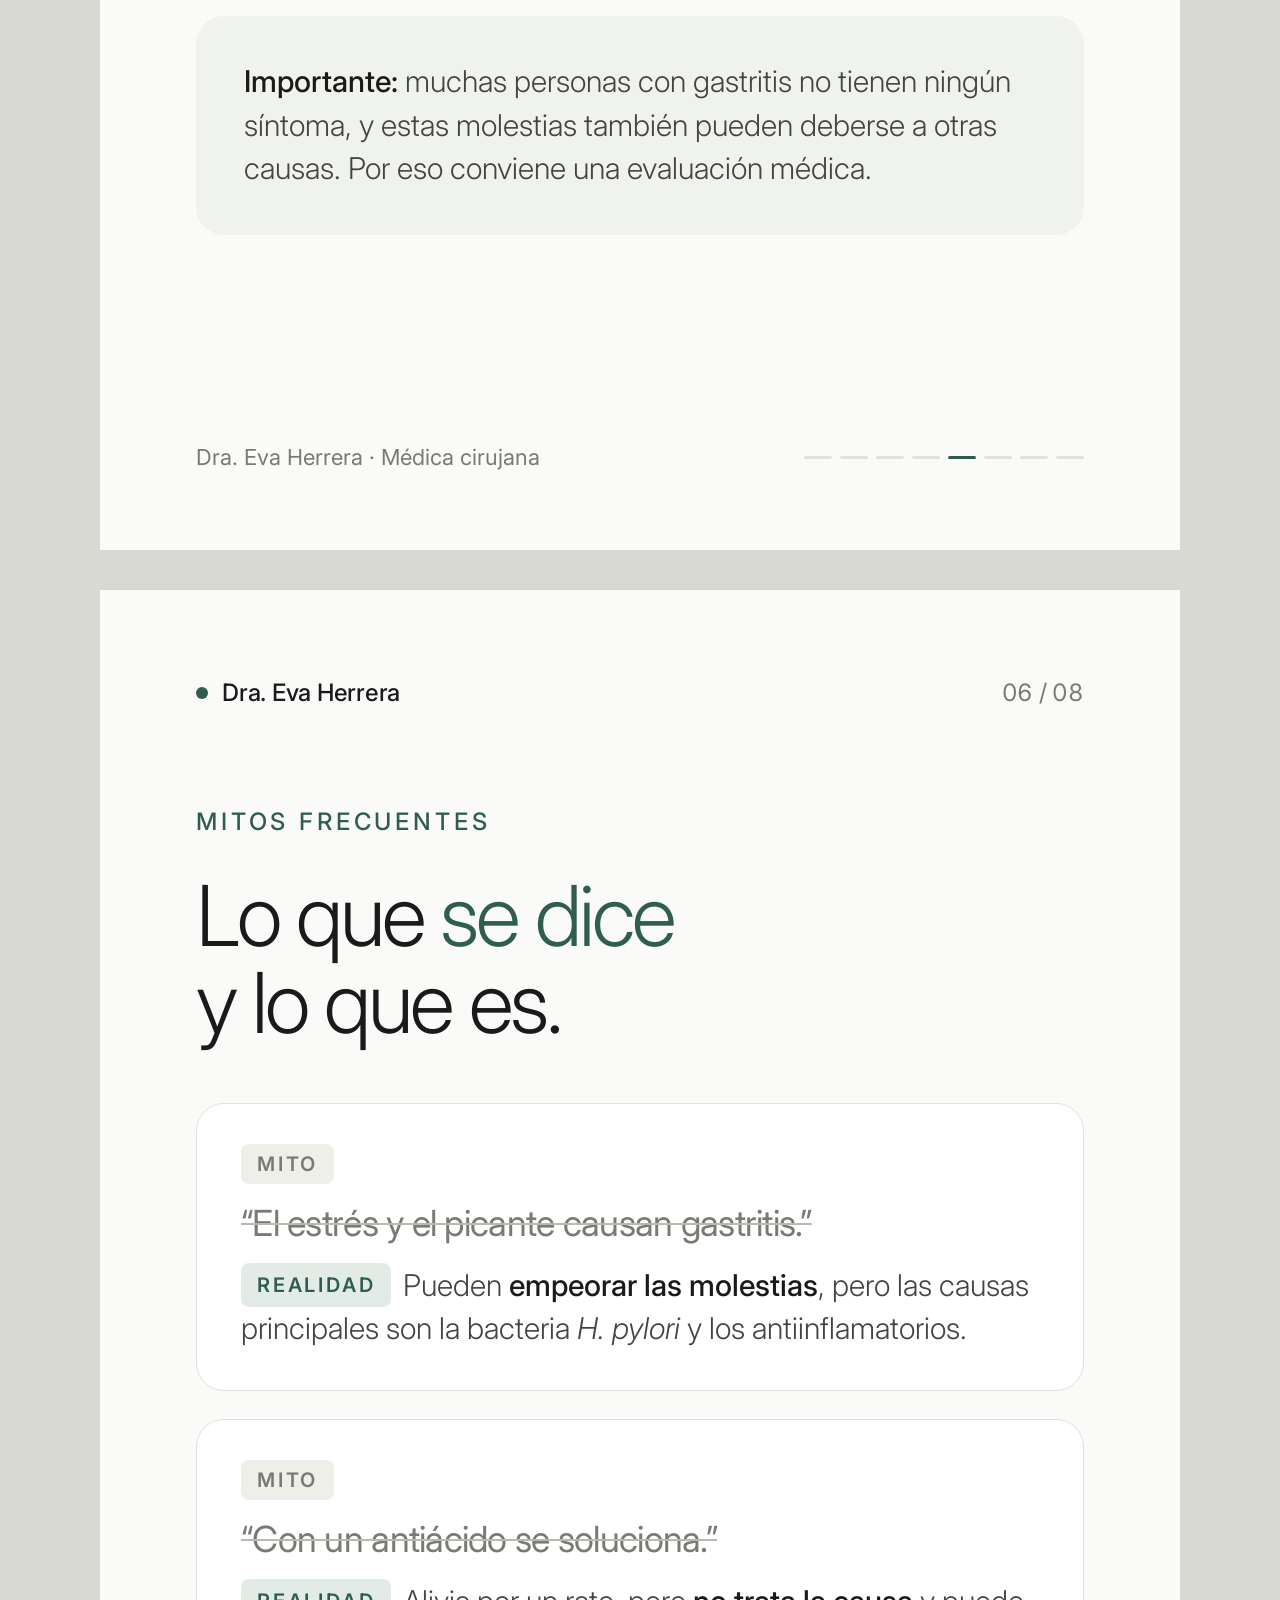
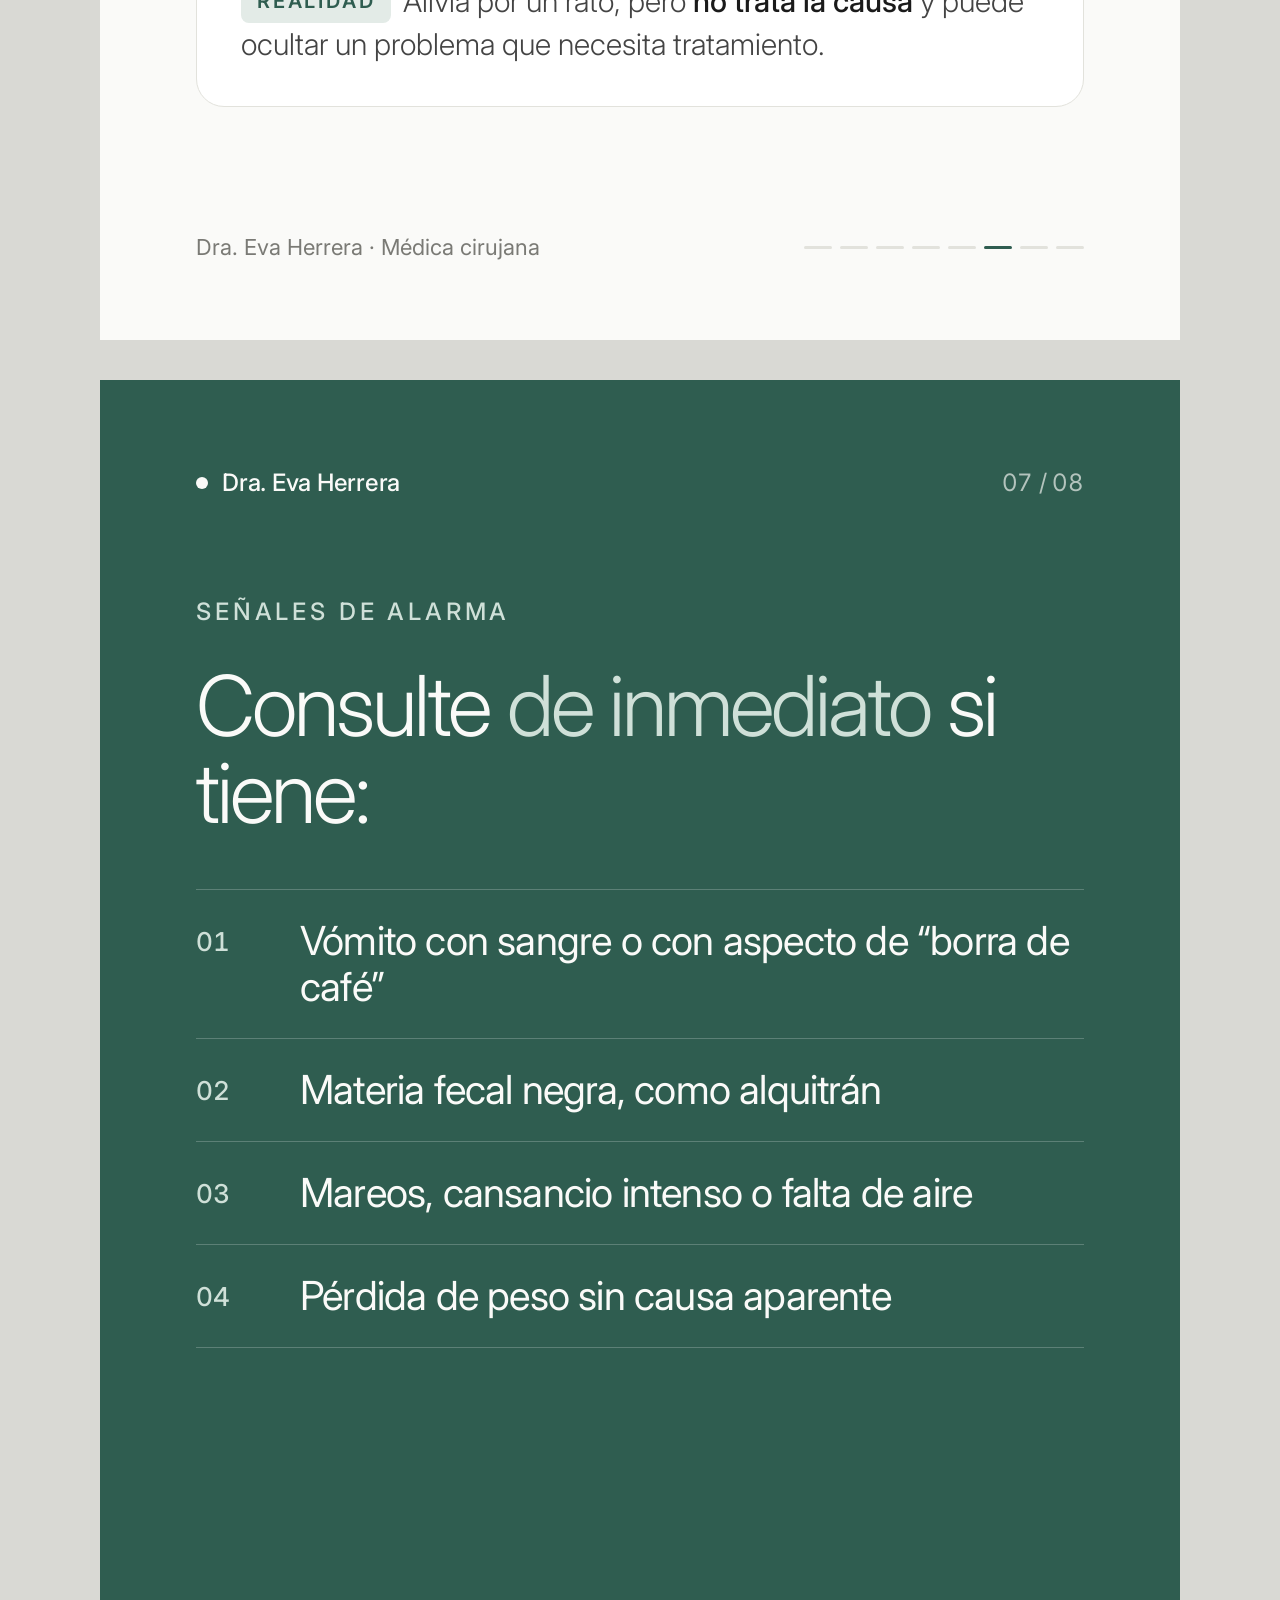
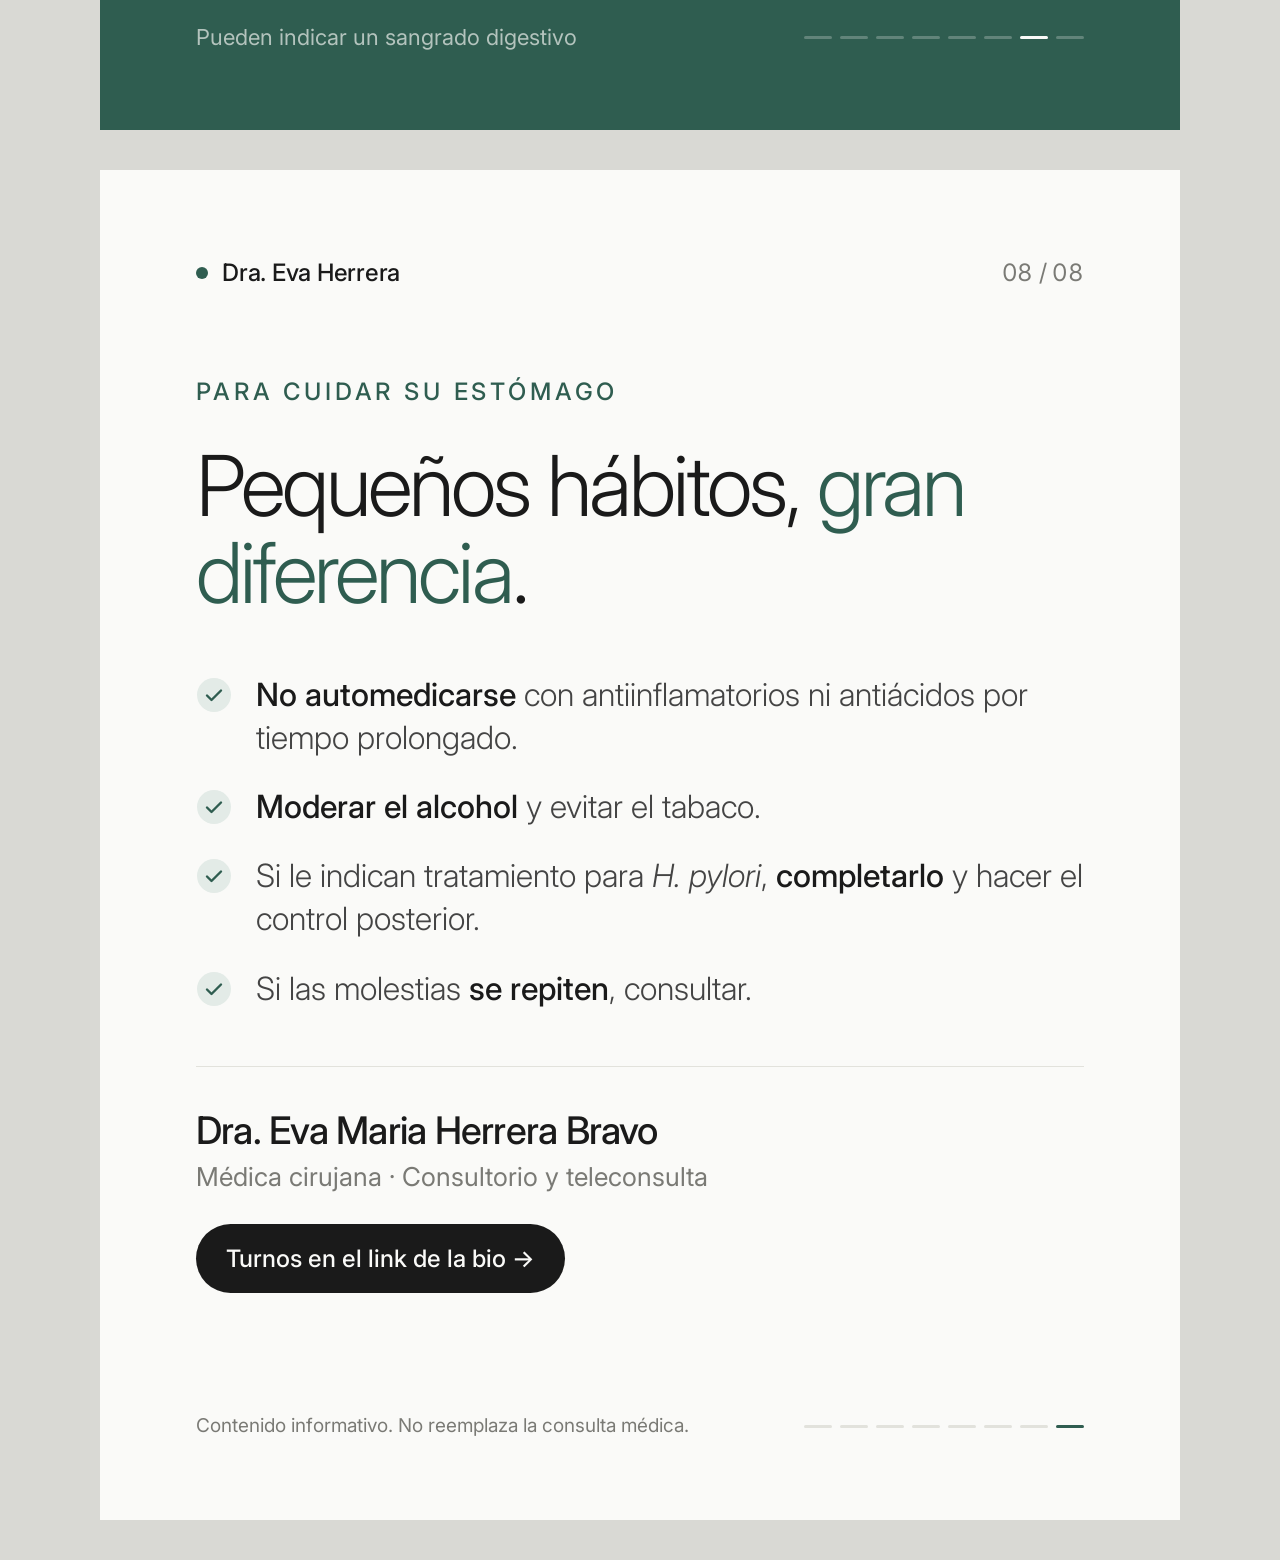
<file: marketing/carrusel-gastritis/carrusel.html>
<!doctype html>
<html lang="es">
<head>
<meta charset="utf-8">
<title>Carrusel · Gastritis</title>
<link rel="preconnect" href="https://fonts.googleapis.com">
<link rel="preconnect" href="https://fonts.gstatic.com" crossorigin>
<link rel="stylesheet" href="https://fonts.googleapis.com/css2?family=Inter:wght@300;400;500;600&display=swap">
<style>
  :root {
    --bg: #FAFAF8;
    --soft: #F0F2EE;
    --ink: #1A1A1A;
    --body: #444444;
    --muted: #7A7A75;
    --line: #E2E2DC;
    --accent: #2F5D50;
    --accent-soft: #E3EBE7;
    --alert: #9A3B2E;
  }
  * { box-sizing: border-box; margin: 0; padding: 0; }
  body {
    background: #D9D9D4;
    font-family: Inter, system-ui, sans-serif;
    color: var(--ink);
    -webkit-font-smoothing: antialiased;
    display: flex; flex-direction: column; align-items: center; gap: 40px; padding: 40px 0;
  }
  body.export { background: var(--bg); padding: 0; gap: 0; }
  body.export .slide { display: none; }
  body.export .slide.on { display: flex; }

  .slide {
    width: 1080px; height: 1350px; flex: none;
    background: var(--bg);
    position: relative; overflow: hidden;
    display: flex; flex-direction: column;
    padding: 88px 96px 80px;
  }

  /* Cabecera y pie comunes */
  .top {
    display: flex; justify-content: space-between; align-items: center;
    font-size: 24px; font-weight: 500; letter-spacing: -.01em;
  }
  .brand { display: flex; align-items: center; gap: 14px; }
  .dot { width: 12px; height: 12px; border-radius: 50%; background: var(--accent); }
  .count { color: var(--muted); font-weight: 400; font-variant-numeric: tabular-nums; }
  .bottom {
    margin-top: auto;
    display: flex; justify-content: space-between; align-items: center;
    font-size: 22px; color: var(--muted);
  }
  .progress { display: flex; gap: 8px; }
  .progress i { width: 28px; height: 3px; border-radius: 2px; background: var(--line); }
  .progress i.on { background: var(--accent); }

  .content { margin-top: 120px; display: flex; flex-direction: column; }
  .eyebrow {
    font-size: 24px; letter-spacing: .16em; text-transform: uppercase;
    color: var(--accent); font-weight: 500; margin-bottom: 36px;
  }
  h2 {
    font-size: 84px; line-height: 1.04; letter-spacing: -.035em; font-weight: 300;
  }
  h2 em { font-style: normal; color: var(--accent); }
  .lead { font-size: 36px; line-height: 1.4; color: var(--body); font-weight: 300; margin-top: 44px; max-width: 840px; }
  .lead strong { color: var(--ink); font-weight: 500; }

  /* 1 · Portada */
  .cover .content { margin-top: 140px; }
  .cover h1 {
    font-size: 176px; line-height: .95; letter-spacing: -.05em; font-weight: 300;
  }
  .cover .sub { font-size: 44px; line-height: 1.3; font-weight: 300; color: var(--body); margin-top: 52px; max-width: 760px; }
  .cover .art { position: absolute; right: -60px; bottom: 150px; width: 560px; opacity: 1; }
  .swipe {
    display: inline-flex; align-items: center; gap: 14px;
    font-size: 24px; font-weight: 500; color: var(--ink);
    border: 1.5px solid var(--ink); border-radius: 999px; padding: 18px 30px;
  }

  /* Listas numeradas */
  .list { margin-top: 52px; display: flex; flex-direction: column; }
  .item {
    display: grid; grid-template-columns: 96px 1fr; gap: 8px;
    padding: 28px 0; border-top: 1.5px solid var(--line);
  }
  .item:last-child { border-bottom: 1.5px solid var(--line); }
  .num { font-size: 26px; color: var(--accent); font-weight: 500; padding-top: 8px; font-variant-numeric: tabular-nums; }
  .item h3 { font-size: 40px; font-weight: 400; letter-spacing: -.02em; line-height: 1.15; }
  .item p { font-size: 28px; color: var(--body); line-height: 1.4; margin-top: 10px; font-weight: 300; }

  /* Definición */
  .note {
    margin-top: 72px; background: var(--soft); border-radius: 28px; padding: 44px 48px;
    font-size: 30px; line-height: 1.45; color: var(--body); font-weight: 300;
  }
  .note strong { color: var(--ink); font-weight: 500; }

  /* Dato */
  .stat .big {
    font-size: 260px; line-height: .9; letter-spacing: -.06em; font-weight: 300; color: var(--accent);
    white-space: nowrap; display: flex; align-items: baseline; gap: 28px;
  }
  .stat .big small { font-size: 64px; letter-spacing: -.02em; color: var(--ink); }
  .source { font-size: 20px; color: var(--muted); line-height: 1.4; margin-top: 40px; max-width: 820px; }

  /* Síntomas: chips */
  .chips { margin-top: 64px; display: flex; flex-wrap: wrap; gap: 18px; }
  .chip {
    font-size: 32px; font-weight: 400; padding: 22px 32px; border-radius: 999px;
    border: 1.5px solid var(--line); background: #FFFFFF; letter-spacing: -.01em;
  }

  /* Mitos */
  .myth { margin-top: 56px; display: flex; flex-direction: column; gap: 28px; }
  .card { border-radius: 28px; padding: 40px 44px; background: #FFFFFF; border: 1.5px solid var(--line); }
  .tag {
    display: inline-block; font-size: 20px; font-weight: 600; letter-spacing: .14em; text-transform: uppercase;
    padding: 8px 16px; border-radius: 8px; margin-bottom: 18px;
  }
  .tag.m { background: #EFEFEA; color: var(--muted); }
  .tag.r { background: var(--accent-soft); color: var(--accent); }
  .card .q { font-size: 36px; font-weight: 400; letter-spacing: -.02em; line-height: 1.2; color: var(--muted); text-decoration: line-through; text-decoration-thickness: 2px; text-decoration-color: #B9B9B2; }
  .card .a { font-size: 30px; font-weight: 300; line-height: 1.42; color: var(--body); margin-top: 18px; }
  .card .a strong { color: var(--ink); font-weight: 500; }

  /* Alarma (fondo oscuro) */
  .dark { background: var(--accent); color: #FAFAF8; }
  .dark .dot { background: #FAFAF8; }
  .dark .count, .dark .bottom { color: rgba(250,250,248,.65); }
  .dark .eyebrow { color: #CFE0D8; }
  .dark h2 em { color: #CFE0D8; }
  .dark .item { border-color: rgba(250,250,248,.22) !important; }
  .dark .num { color: #CFE0D8; }
  .dark .item h3 { color: #FAFAF8; }
  .dark .progress i { background: rgba(250,250,248,.25); }
  .dark .progress i.on { background: #FAFAF8; }
  .dark .lead { color: rgba(250,250,248,.85); }

  /* Cierre */
  .close .content { margin-top: 90px; }
  .checks { margin-top: 56px; display: flex; flex-direction: column; gap: 26px; }
  .check { display: flex; gap: 24px; align-items: flex-start; font-size: 32px; line-height: 1.35; font-weight: 300; color: var(--body); }
  .check svg { flex: none; margin-top: 4px; }
  .check strong { color: var(--ink); font-weight: 500; }
  .sign {
    margin-top: 56px; padding-top: 40px; border-top: 1.5px solid var(--line);
    display: flex; flex-direction: column; align-items: flex-start; gap: 32px;
  }
  .sign .name { font-size: 38px; font-weight: 500; letter-spacing: -.02em; }
  .sign .role { font-size: 26px; color: var(--muted); margin-top: 8px; }
  .pill {
    font-size: 24px; font-weight: 500; background: var(--ink); color: var(--bg);
    padding: 20px 30px; border-radius: 999px; white-space: nowrap;
  }
  .disclaimer { font-size: 19px; color: var(--muted); line-height: 1.4; }
</style>
</head>
<body>

<!-- 1 · PORTADA -->
<section class="slide cover">
  <div class="top"><span class="brand"><i class="dot"></i>Dra. Eva Herrera</span><span class="count">Salud digestiva</span></div>
  <div class="content">
    <p class="eyebrow">Lo que conviene saber</p>
    <h1>Gastritis</h1>
    <p class="sub">Qué es, por qué aparece y cuándo hay que consultar.</p>
  </div>
  <svg class="art" viewBox="0 0 400 400" fill="none" aria-hidden="true">
    <!-- estómago estilizado, trazo fino -->
    <path d="M150 40 C150 80 150 100 160 120 C175 150 150 175 120 190 C70 215 60 290 110 335 C160 380 260 375 310 320 C350 275 345 205 300 165 C270 138 240 140 225 160 C212 178 205 150 205 125 C205 95 205 70 205 40"
          stroke="#2F5D50" stroke-width="3" stroke-linecap="round" stroke-linejoin="round"/>
    <path d="M300 320 C320 340 335 350 360 350" stroke="#2F5D50" stroke-width="3" stroke-linecap="round"/>
    <path d="M130 250 C150 300 210 320 260 290" stroke="#2F5D50" stroke-width="2" stroke-linecap="round" stroke-dasharray="2 10" opacity=".55"/>
    <path d="M150 220 C175 260 225 270 265 240" stroke="#2F5D50" stroke-width="2" stroke-linecap="round" stroke-dasharray="2 10" opacity=".35"/>
  </svg>
  <div class="bottom">
    <span class="swipe">Deslizar <span>→</span></span>
    <span class="progress"><i class="on"></i><i></i><i></i><i></i><i></i><i></i><i></i><i></i></span>
  </div>
</section>

<!-- 2 · QUÉ ES -->
<section class="slide">
  <div class="top"><span class="brand"><i class="dot"></i>Dra. Eva Herrera</span><span class="count">02 / 08</span></div>
  <div class="content">
    <p class="eyebrow">¿Qué es?</p>
    <h2>Es la <em>inflamación</em> de la mucosa que recubre el estómago.</h2>
    <p class="lead">Esa capa protege al estómago de su propio ácido. Cuando se inflama o se daña, pueden aparecer molestias… o ningún síntoma.</p>
    <div class="note"><strong>No es lo mismo que acidez o “mala digestión”.</strong> El diagnóstico de gastritis lo confirma un médico, muchas veces con una endoscopía y biopsia.</div>
  </div>
  <div class="bottom"><span>Dra. Eva Herrera · Médica cirujana</span><span class="progress"><i></i><i class="on"></i><i></i><i></i><i></i><i></i><i></i><i></i></span></div>
</section>

<!-- 3 · CAUSAS -->
<section class="slide">
  <div class="top"><span class="brand"><i class="dot"></i>Dra. Eva Herrera</span><span class="count">03 / 08</span></div>
  <div class="content">
    <p class="eyebrow">Causas frecuentes</p>
    <h2>¿Por qué <em>aparece</em>?</h2>
    <div class="list">
      <div class="item"><span class="num">01</span><div><h3><i>Helicobacter pylori</i></h3><p>Una bacteria que se contagia por agua o alimentos contaminados y por contacto con saliva.</p></div></div>
      <div class="item"><span class="num">02</span><div><h3>Antiinflamatorios</h3><p>Uso frecuente o prolongado de ibuprofeno, diclofenac o aspirina.</p></div></div>
      <div class="item"><span class="num">03</span><div><h3>Alcohol</h3><p>El consumo excesivo irrita la mucosa gástrica.</p></div></div>
      <div class="item"><span class="num">04</span><div><h3>Otras causas</h3><p>Gastritis autoinmune, reflujo de bilis o enfermedades graves.</p></div></div>
    </div>
  </div>
  <div class="bottom"><span>Dra. Eva Herrera · Médica cirujana</span><span class="progress"><i></i><i></i><i class="on"></i><i></i><i></i><i></i><i></i><i></i></span></div>
</section>

<!-- 4 · DATO -->
<section class="slide stat">
  <div class="top"><span class="brand"><i class="dot"></i>Dra. Eva Herrera</span><span class="count">04 / 08</span></div>
  <div class="content">
    <p class="eyebrow">Un dato</p>
    <p class="big">6 <small>de cada</small> 10</p>
    <p class="lead">personas en Latinoamérica tienen <strong><i>Helicobacter pylori</i></strong>, la causa más frecuente de gastritis.</p>
    <p class="lead" style="margin-top:28px">La mayoría no lo sabe, porque muchas veces no da síntomas. Se detecta con estudios simples, como un test de aliento o de materia fecal.</p>
    <p class="source">Fuente: Hooi et al., Gastroenterology 2017 — prevalencia estimada de 63 % en Latinoamérica y el Caribe.</p>
  </div>
  <div class="bottom"><span>Dra. Eva Herrera · Médica cirujana</span><span class="progress"><i></i><i></i><i></i><i class="on"></i><i></i><i></i><i></i><i></i></span></div>
</section>

<!-- 5 · SÍNTOMAS -->
<section class="slide">
  <div class="top"><span class="brand"><i class="dot"></i>Dra. Eva Herrera</span><span class="count">05 / 08</span></div>
  <div class="content">
    <p class="eyebrow">Síntomas</p>
    <h2>¿Cómo se <em>manifiesta</em>?</h2>
    <div class="chips">
      <span class="chip">Dolor o ardor en la boca del estómago</span>
      <span class="chip">Náuseas</span>
      <span class="chip">Vómitos</span>
      <span class="chip">Sentirse lleno muy rápido</span>
      <span class="chip">Pesadez después de comer</span>
      <span class="chip">Falta de apetito</span>
    </div>
    <div class="note"><strong>Importante:</strong> muchas personas con gastritis no tienen ningún síntoma, y estas molestias también pueden deberse a otras causas. Por eso conviene una evaluación médica.</div>
  </div>
  <div class="bottom"><span>Dra. Eva Herrera · Médica cirujana</span><span class="progress"><i></i><i></i><i></i><i></i><i class="on"></i><i></i><i></i><i></i></span></div>
</section>

<!-- 6 · MITOS -->
<section class="slide">
  <div class="top"><span class="brand"><i class="dot"></i>Dra. Eva Herrera</span><span class="count">06 / 08</span></div>
  <div class="content" style="margin-top:100px">
    <p class="eyebrow">Mitos frecuentes</p>
    <h2>Lo que <em>se dice</em><br>y lo que es.</h2>
    <div class="myth">
      <div class="card">
        <span class="tag m">Mito</span>
        <p class="q">“El estrés y el picante causan gastritis.”</p>
        <p class="a"><span class="tag r" style="margin:0 12px 0 0;vertical-align:4px">Realidad</span>Pueden <strong>empeorar las molestias</strong>, pero las causas principales son la bacteria <i>H. pylori</i> y los antiinflamatorios.</p>
      </div>
      <div class="card">
        <span class="tag m">Mito</span>
        <p class="q">“Con un antiácido se soluciona.”</p>
        <p class="a"><span class="tag r" style="margin:0 12px 0 0;vertical-align:4px">Realidad</span>Alivia por un rato, pero <strong>no trata la causa</strong> y puede ocultar un problema que necesita tratamiento.</p>
      </div>
    </div>
  </div>
  <div class="bottom"><span>Dra. Eva Herrera · Médica cirujana</span><span class="progress"><i></i><i></i><i></i><i></i><i></i><i class="on"></i><i></i><i></i></span></div>
</section>

<!-- 7 · SEÑALES DE ALARMA -->
<section class="slide dark">
  <div class="top"><span class="brand"><i class="dot"></i>Dra. Eva Herrera</span><span class="count">07 / 08</span></div>
  <div class="content" style="margin-top:100px">
    <p class="eyebrow">Señales de alarma</p>
    <h2>Consulte <em>de inmediato</em> si tiene:</h2>
    <div class="list">
      <div class="item"><span class="num">01</span><div><h3>Vómito con sangre o con aspecto de “borra de café”</h3></div></div>
      <div class="item"><span class="num">02</span><div><h3>Materia fecal negra, como alquitrán</h3></div></div>
      <div class="item"><span class="num">03</span><div><h3>Mareos, cansancio intenso o falta de aire</h3></div></div>
      <div class="item"><span class="num">04</span><div><h3>Pérdida de peso sin causa aparente</h3></div></div>
    </div>
  </div>
  <div class="bottom"><span>Pueden indicar un sangrado digestivo</span><span class="progress"><i></i><i></i><i></i><i></i><i></i><i></i><i class="on"></i><i></i></span></div>
</section>

<!-- 8 · CIERRE / CTA -->
<section class="slide close">
  <div class="top"><span class="brand"><i class="dot"></i>Dra. Eva Herrera</span><span class="count">08 / 08</span></div>
  <div class="content">
    <p class="eyebrow">Para cuidar su estómago</p>
    <h2>Pequeños hábitos, <em>gran diferencia</em>.</h2>
    <div class="checks">
      <div class="check"><svg width="36" height="36" viewBox="0 0 36 36"><circle cx="18" cy="18" r="17" fill="#E3EBE7"/><path d="M11 18.5l4.5 4.5L25 13.5" stroke="#2F5D50" stroke-width="2.4" fill="none" stroke-linecap="round" stroke-linejoin="round"/></svg><span><strong>No automedicarse</strong> con antiinflamatorios ni antiácidos por tiempo prolongado.</span></div>
      <div class="check"><svg width="36" height="36" viewBox="0 0 36 36"><circle cx="18" cy="18" r="17" fill="#E3EBE7"/><path d="M11 18.5l4.5 4.5L25 13.5" stroke="#2F5D50" stroke-width="2.4" fill="none" stroke-linecap="round" stroke-linejoin="round"/></svg><span><strong>Moderar el alcohol</strong> y evitar el tabaco.</span></div>
      <div class="check"><svg width="36" height="36" viewBox="0 0 36 36"><circle cx="18" cy="18" r="17" fill="#E3EBE7"/><path d="M11 18.5l4.5 4.5L25 13.5" stroke="#2F5D50" stroke-width="2.4" fill="none" stroke-linecap="round" stroke-linejoin="round"/></svg><span>Si le indican tratamiento para <i>H. pylori</i>, <strong>completarlo</strong> y hacer el control posterior.</span></div>
      <div class="check"><svg width="36" height="36" viewBox="0 0 36 36"><circle cx="18" cy="18" r="17" fill="#E3EBE7"/><path d="M11 18.5l4.5 4.5L25 13.5" stroke="#2F5D50" stroke-width="2.4" fill="none" stroke-linecap="round" stroke-linejoin="round"/></svg><span>Si las molestias <strong>se repiten</strong>, consultar.</span></div>
    </div>
    <div class="sign">
      <div><p class="name">Dra. Eva Maria Herrera Bravo</p><p class="role">Médica cirujana · Consultorio y teleconsulta</p></div>
      <span class="pill">Turnos en el link de la bio →</span>
    </div>
  </div>
  <div class="bottom"><span class="disclaimer">Contenido informativo. No reemplaza la consulta médica.</span><span class="progress"><i></i><i></i><i></i><i></i><i></i><i></i><i></i><i class="on"></i></span></div>
</section>

<script>
  const s = new URLSearchParams(location.search).get('s');
  if (s) {
    document.body.classList.add('export');
    document.querySelectorAll('.slide')[+s - 1].classList.add('on');
  }
</script>
</body>
</html>
</file>
<file: css/styles.css>
/* =========================================================
   Dra. Eva Maria Herrera Bravo — Landing
   Paleta minimalista · Inter 300/400/500
   ========================================================= */

:root {
  --bg: #FAFAF8;
  --bg-soft: #F0F2EE;
  --surface: #FFFFFF;
  --ink: #1A1A1A;
  --muted: #555555;
  --body: #444444;
  --line: #E8E8E3;
  --line-soft: #EFEFEA;
  --accent: #2F5D50;
  --header-h: 81px;
  --radius: 20px;
  --ease: cubic-bezier(.2, .7, .2, 1);
}

*,
*::before,
*::after {
  box-sizing: border-box;
}

html {
  scroll-behavior: smooth;
  scroll-padding-top: var(--header-h);
}

body {
  margin: 0;
  background: var(--bg);
  color: var(--ink);
  font-family: Inter, system-ui, -apple-system, "Segoe UI", sans-serif;
  font-weight: 400;
  -webkit-font-smoothing: antialiased;
  text-rendering: optimizeLegibility;
}

body.menu-open {
  overflow: hidden;
}

img {
  max-width: 100%;
  display: block;
}

a {
  color: var(--ink);
  text-decoration: none;
}

a:hover {
  color: var(--accent);
}

p {
  margin: 0;
}

h1,
h2,
h3 {
  margin: 0;
}

address {
  font-style: normal;
}

hgroup {
  margin: 0;
}

:focus-visible {
  outline: 2px solid var(--accent);
  outline-offset: 3px;
  border-radius: 4px;
}

.container {
  max-width: 1200px;
  margin: 0 auto;
  padding-inline: 24px;
}

.accent {
  color: var(--accent);
}

/* ---------- Tipografía ---------- */
.eyebrow {
  font-size: 13px;
  letter-spacing: .14em;
  text-transform: uppercase;
  color: var(--muted);
  font-weight: 500;
}

.h2 {
  font-size: clamp(32px, 4vw, 52px);
  line-height: 1.08;
  letter-spacing: -.03em;
  font-weight: 300;
}

.h3 {
  font-size: 28px;
  letter-spacing: -.02em;
  font-weight: 400;
}

/* ---------- Botones y links ---------- */
.btn {
  display: inline-block;
  padding: 16px 26px;
  border-radius: 999px;
  font-size: 15px;
  font-weight: 500;
  text-align: center;
  border: 1px solid transparent;
  position: relative;
  overflow: hidden;
  isolation: isolate;
  transition: background .3s, color .3s, transform .3s, border-color .3s, translate .5s var(--ease), box-shadow .4s;
}

.btn:hover {
  transform: translateY(-2px);
}

.btn--sm {
  padding: 12px 22px;
  font-size: 14px;
}

.btn--dark {
  background: var(--ink);
  color: var(--bg);
}

.btn--dark:hover {
  background: var(--accent);
  color: #FFFFFF;
}

.btn--line {
  border-color: var(--ink);
  color: var(--ink);
}

.btn--line:hover {
  background: var(--ink);
  color: var(--bg);
}

.btn--light {
  background: var(--bg);
  color: var(--ink);
}

.btn--light:hover {
  background: #FFFFFF;
  color: var(--accent);
}

.btn--ghost {
  border-color: rgba(250, 250, 248, .5);
  color: var(--bg);
}

.btn--ghost:hover {
  border-color: var(--bg);
  color: var(--bg);
}

.arrow {
  display: inline-block;
  transition: transform .3s;
}

.btn:hover .arrow,
.card:hover .arrow {
  transform: translateX(4px);
}

.link {
  background: linear-gradient(currentColor, currentColor) 0 100% / 0 1px no-repeat;
  transition: background-size .4s;
}

.link:hover {
  background-size: 100% 1px;
}

/* ---------- Header ---------- */
.header {
  position: sticky;
  top: 0;
  z-index: 20;
  background: rgba(250, 250, 248, .85);
  -webkit-backdrop-filter: blur(12px);
  backdrop-filter: blur(12px);
  border-bottom: 1px solid var(--line);
}

.header__inner {
  height: 80px;
  display: flex;
  align-items: center;
  justify-content: space-between;
  gap: 16px;
}

.brand {
  display: flex;
  align-items: center;
  gap: 10px;
  font-size: 15px;
  font-weight: 500;
  letter-spacing: -.01em;
}

.dot {
  width: 8px;
  height: 8px;
  border-radius: 50%;
  background: var(--accent);
  display: inline-block;
  animation: blink 1.8s ease-in-out infinite;
}

.nav {
  display: flex;
  align-items: center;
  gap: 28px;
  font-size: 14px;
}

.nav .link {
  color: var(--muted);
}

.nav .link:hover {
  color: var(--ink);
}

/* Hamburguesa */
.burger {
  display: none;
  position: relative;
  width: 44px;
  height: 44px;
  padding: 0;
  border: 1px solid var(--line);
  border-radius: 999px;
  background: var(--surface);
  cursor: pointer;
}

.burger span {
  position: absolute;
  left: 50%;
  top: 50%;
  width: 18px;
  height: 1.5px;
  margin-left: -9px;
  background: var(--ink);
  border-radius: 2px;
  transition: transform .4s var(--ease);
}

.burger span:nth-child(1) {
  transform: translateY(-4px);
}

.burger span:nth-child(2) {
  transform: translateY(4px);
}

.burger.is-open span:nth-child(1) {
  transform: rotate(45deg);
}

.burger.is-open span:nth-child(2) {
  transform: rotate(-45deg);
}

/* Menú móvil: fijo, superpuesto, no desplaza contenido */
.mobile-menu {
  position: fixed;
  top: var(--header-h);
  left: 0;
  right: 0;
  bottom: 0;
  z-index: 19;
  display: flex;
  flex-direction: column;
  padding: 8px 24px 32px;
  background: var(--bg);
  overflow-y: auto;
  animation: drop .35s ease both;
}

.mobile-menu[hidden] {
  display: none;
}

.mobile-menu__item {
  display: block;
  padding: 18px 0;
  border-bottom: 1px solid var(--line);
  font-size: 28px;
  font-weight: 300;
  letter-spacing: -.02em;
  opacity: 0;
  animation: drop .5s var(--ease) forwards;
}

.mobile-menu__item:nth-child(1) {
  animation-delay: .05s;
}

.mobile-menu__item:nth-child(2) {
  animation-delay: .1s;
}

.mobile-menu__item:nth-child(3) {
  animation-delay: .15s;
}

.mobile-menu__item:nth-child(4) {
  animation-delay: .2s;
}

.mobile-menu__item:nth-child(5) {
  animation-delay: .25s;
}

.mobile-menu__cta {
  margin-top: 24px;
  opacity: 0;
  animation: drop .5s var(--ease) .3s forwards;
}

/* ---------- Hero ---------- */
.hero {
  padding-top: 96px;
  padding-bottom: 88px;
  display: flex;
  flex-wrap: wrap;
  align-items: center;
  gap: 64px;
}

.hero__text {
  flex: 1 1 520px;
  min-width: 0;
  display: flex;
  flex-direction: column;
  gap: 28px;
}

.hero__title {
  font-size: clamp(44px, 6vw, 80px);
  line-height: 1.02;
  letter-spacing: -.035em;
  font-weight: 300;
}

.hero__lead {
  max-width: 500px;
  font-size: 18px;
  line-height: 1.6;
  color: var(--muted);
  font-weight: 300;
}

.hero__actions {
  display: flex;
  flex-wrap: wrap;
  gap: 12px;
  padding-top: 8px;
}

.hero__trust {
  font-size: 14px;
  line-height: 1.6;
  color: var(--muted);
}

.hero__visual {
  flex: 1 1 380px;
  min-width: 0;
  display: flex;
  justify-content: center;
}

.pulse {
  position: relative;
  width: min(100%, 440px);
  aspect-ratio: 1 / 1;
  display: flex;
  align-items: center;
  justify-content: center;
}

.pulse__ring,
.pulse__disc {
  position: absolute;
  inset: 0;
  border-radius: 50%;
}

.pulse__ring {
  border: 1px solid var(--accent);
  animation: ring 3.6s ease-out infinite;
}

.pulse__ring--2 {
  animation-delay: 1.8s;
}

.pulse__disc {
  overflow: hidden;
  background: radial-gradient(circle at 32% 26%, #FFFFFF 0%, var(--bg-soft) 62%);
  border: 1px solid #E2E6DF;
  box-shadow: inset 0 0 60px rgba(47, 93, 80, .06), 0 40px 90px -40px rgba(47, 93, 80, .45);
}

.pulse__svg {
  position: relative;
  width: 78%;
  height: auto;
}

.ecg-base {
  fill: none;
  stroke: #E2E6DF;
  stroke-width: 1.5;
}

.ecg {
  fill: none;
  stroke: var(--accent);
  stroke-width: 2;
  stroke-linecap: round;
  stroke-linejoin: round;
  stroke-dasharray: 900;
  stroke-dashoffset: 900;
  animation: draw 3.6s cubic-bezier(.6, 0, .4, 1) infinite;
}

.pulse__badge {
  position: absolute;
  bottom: 14%;
  left: 50%;
  translate: calc(-50% + var(--px, 0) * 16px) calc(var(--py, 0) * 16px);
  transition: translate .6s var(--ease);
  display: flex;
  align-items: center;
  gap: 8px;
  background: rgba(255, 255, 255, .78);
  -webkit-backdrop-filter: blur(10px);
  backdrop-filter: blur(10px);
  box-shadow: 0 14px 30px -18px rgba(47, 93, 80, .45);
  border: 1px solid var(--line);
  padding: 10px 16px;
  border-radius: 999px;
  font-size: 13px;
  white-space: nowrap;
}

.pulse__badge .dot {
  width: 7px;
  height: 7px;
}

/* ---------- Cinta ---------- */
.marquee {
  border-block: 1px solid var(--line);
  overflow: hidden;
  padding: 22px 0;
}

.marquee__track {
  display: flex;
  width: max-content;
  gap: 56px;
  font-size: 22px;
  font-weight: 300;
  color: var(--muted);
  letter-spacing: -.01em;
  white-space: nowrap;
  animation: slide 38s linear infinite;
}

.marquee__track i {
  font-style: normal;
  color: var(--accent);
}

/* ---------- Secciones ---------- */
.section {
  padding-top: 120px;
  padding-bottom: 120px;
}

#modalidades,
#como {
  display: flex;
  flex-direction: column;
  gap: 56px;
}

.section__head {
  display: flex;
  flex-wrap: wrap;
  justify-content: space-between;
  align-items: flex-end;
  gap: 24px;
}

.section__titles {
  display: flex;
  flex-direction: column;
  gap: 16px;
}

.section__intro {
  max-width: 400px;
  font-size: 16px;
  line-height: 1.6;
  color: var(--muted);
  font-weight: 300;
}

/* ---------- Tarjetas ---------- */
.cards {
  display: grid;
  grid-template-columns: repeat(auto-fit, minmax(min(100%, 320px), 1fr));
  gap: 24px;
}

.card {
  position: relative;
  isolation: isolate;
  background: var(--surface);
  border: 1px solid var(--line);
  border-radius: var(--radius);
  padding: 40px;
  display: flex;
  flex-direction: column;
  gap: 28px;
  transform: perspective(1100px) rotateX(var(--rx, 0deg)) rotateY(var(--ry, 0deg)) translateY(var(--lift, 0px));
  transition: transform .5s var(--ease), border-color .5s, box-shadow .5s;
}

.card:hover {
  --lift: -6px;
  border-color: var(--ink);
  box-shadow: 0 34px 60px -34px rgba(26, 26, 26, .28);
}

.card__top {
  display: flex;
  justify-content: space-between;
  align-items: center;
}

.card__body {
  display: flex;
  flex-direction: column;
  gap: 12px;
}

.card__body p {
  font-size: 16px;
  line-height: 1.6;
  color: var(--muted);
  font-weight: 300;
}

.card__cta {
  align-self: flex-start;
}

.tag {
  font-size: 12px;
  letter-spacing: .12em;
  text-transform: uppercase;
  color: var(--muted);
  font-weight: 500;
}

.specs {
  margin: 0;
  padding: 0;
  list-style: none;
  border-top: 1px solid var(--line-soft);
  font-size: 15px;
  font-weight: 300;
}

.specs > div {
  padding: 14px 0;
  border-bottom: 1px solid var(--line-soft);
  display: flex;
  flex-wrap: wrap;
  justify-content: space-between;
  gap: 4px 16px;
}

.specs dt,
.specs dd {
  margin: 0;
}

.specs dt {
  color: var(--muted);
}

.card--dark {
  background: var(--ink);
  color: var(--bg);
  border-color: var(--ink);
}

.card--dark:hover {
  border-color: var(--ink);
}

.card--dark .tag {
  color: #B9C9C2;
}

.card--dark .card__body p,
.card--dark .specs dt,
.price__note {
  color: #C8C8C3;
}

.card--dark .specs,
.card--dark .specs > div {
  border-color: #333333;
}

.price {
  display: flex;
  align-items: baseline;
  flex-wrap: wrap;
  gap: 12px;
}

.price__value {
  font-size: 52px;
  font-weight: 300;
  letter-spacing: -.03em;
}

.price__note {
  font-size: 14px;
  font-weight: 300;
}

/* ---------- La doctora ---------- */
.about-wrap {
  background: var(--bg-soft);
}

.about {
  display: flex;
  flex-wrap: wrap;
  align-items: center;
  gap: 72px;
}

.about__photo {
  margin: 0;
  flex: 1 1 360px;
  min-width: 0;
  max-width: 480px;
  aspect-ratio: 4 / 5;
  border-radius: 4px;
  overflow: hidden;
  background: #E2E6DF;
}

.about__photo img {
  width: 100%;
  height: 100%;
  object-fit: cover;
  object-position: center 20%;
  transition: transform 1.2s var(--ease);
}

.about__photo:hover img {
  transform: scale(1.03);
}

.about__text {
  flex: 1 1 420px;
  min-width: 0;
  display: flex;
  flex-direction: column;
  gap: 24px;
}

.about__text>p:not(.eyebrow):not(.about__role) {
  font-size: 17px;
  line-height: 1.7;
  color: var(--body);
  font-weight: 300;
}

.about__role {
  font-size: 15px;
  color: var(--accent);
  font-weight: 500;
}

.chips {
  display: flex;
  flex-wrap: wrap;
  gap: 10px;
  padding-top: 8px;
}

.chips {
  margin: 0;
  padding-inline-start: 0;
  list-style: none;
}

.chips li {
  display: flex;
}

.chips span {
  border: 1px solid #C9D1C5;
  padding: 8px 14px;
  border-radius: 999px;
  font-size: 13px;
  color: var(--body);
}

/* ---------- Pasos ---------- */
.tabs {
  display: flex;
  gap: 4px;
  background: var(--bg-soft);
  padding: 4px;
  border-radius: 999px;
}

.tab {
  border: 0;
  cursor: pointer;
  min-height: 44px;
  padding: 12px 20px;
  border-radius: 999px;
  font: inherit;
  font-size: 14px;
  font-weight: 500;
  background: transparent;
  color: var(--muted);
  transition: background .3s, color .3s;
}

.tab.is-active {
  background: var(--ink);
  color: var(--bg);
}

.steps {
  margin: 0;
  padding: 0;
  list-style: none;
  display: grid;
  grid-template-columns: repeat(auto-fit, minmax(240px, 1fr));
  border-top: 1px solid var(--ink);
}

.steps[hidden] {
  display: none;
}

.steps li {
  padding: 32px 28px 32px 0;
  display: flex;
  flex-direction: column;
  gap: 16px;
}

.steps h3 {
  font-size: 22px;
  letter-spacing: -.015em;
  font-weight: 400;
}

.steps p {
  font-size: 15px;
  line-height: 1.6;
  color: var(--muted);
  font-weight: 300;
}

.steps__n {
  font-size: 13px;
  color: var(--accent);
  font-weight: 500;
}

.steps.is-entering li {
  animation: rise .6s var(--ease) both;
}

.steps.is-entering li:nth-child(2) {
  animation-delay: .06s;
}

.steps.is-entering li:nth-child(3) {
  animation-delay: .12s;
}

.steps.is-entering li:nth-child(4) {
  animation-delay: .18s;
}

/* ---------- Testimonios ---------- */
#testimonios {
  display: flex;
  flex-direction: column;
  gap: 56px;
}

.quotes {
  display: grid;
  grid-template-columns: repeat(auto-fit, minmax(min(100%, 300px), 1fr));
  gap: 24px;
}

.quote {
  position: relative;
  isolation: isolate;
  margin: 0;
  background: var(--surface);
  border: 1px solid var(--line);
  border-radius: var(--radius);
  padding: 36px;
  display: flex;
  flex-direction: column;
  gap: 20px;
  transition: transform .5s var(--ease), border-color .5s, box-shadow .5s;
}

.quote:hover {
  transform: translateY(-6px);
  border-color: var(--ink);
  box-shadow: 0 34px 60px -34px rgba(26, 26, 26, .22);
}

.quote__mark {
  font-size: 64px;
  line-height: .6;
  height: 28px;
  color: var(--accent);
  font-weight: 300;
}

.quote blockquote {
  margin: 0;
  flex: 1;
}

.quote blockquote p {
  font-size: 17px;
  line-height: 1.65;
  color: var(--body);
  font-weight: 300;
}

.quote figcaption {
  display: flex;
  flex-direction: column;
  gap: 4px;
  padding-top: 20px;
  border-top: 1px solid var(--line-soft);
}

.quote__name {
  font-size: 15px;
  font-weight: 500;
}

.quote__meta {
  font-size: 13px;
  color: var(--accent);
}

.quotes__note {
  font-size: 13px;
  color: var(--muted);
  font-style: italic;
}

.quotes .reveal:nth-child(2),
.cards .reveal:nth-child(2) {
  --d: .12s;
}

.quotes .reveal:nth-child(3) {
  --d: .24s;
}

/* ---------- Pago ---------- */
.pay-wrap {
  border-top: 1px solid var(--line);
}

.pay {
  display: flex;
  flex-wrap: wrap;
  align-items: flex-start;
  gap: 64px;
}

.pay__head {
  flex: 1 1 340px;
  min-width: 0;
  display: flex;
  flex-direction: column;
  gap: 20px;
}

.pay__box {
  position: relative;
  isolation: isolate;
  flex: 1 1 460px;
  min-width: 0;
  background: var(--surface);
  border: 1px solid var(--line);
  border-radius: var(--radius);
  padding: 40px;
  display: flex;
  flex-direction: column;
  gap: 28px;
}

.pay__row {
  display: flex;
  flex-direction: column;
  gap: 10px;
}

.pay__label {
  font-size: 12px;
  letter-spacing: .12em;
  text-transform: uppercase;
  color: var(--muted);
  font-weight: 500;
}

.pay__amount {
  font-size: 52px;
  font-weight: 300;
  letter-spacing: -.03em;
  line-height: 1;
}

.pay__alias {
  display: flex;
  flex-wrap: wrap;
  align-items: center;
  gap: 12px;
}

.pay__alias code {
  font-family: ui-monospace, SFMono-Regular, Menlo, monospace;
  font-size: 20px;
  padding: 10px 16px;
  background: var(--bg-soft);
  border-radius: 10px;
  color: var(--accent);
  word-break: break-all;
}

.pay__copy {
  cursor: pointer;
  background: transparent;
  font-family: inherit;
}

.pay__status {
  font-size: 13px;
  color: var(--accent);
  min-height: 1em;
}

.pay__steps {
  margin: 0;
  padding-left: 20px;
  display: flex;
  flex-direction: column;
  gap: 8px;
  font-size: 15px;
  line-height: 1.6;
  color: var(--muted);
  font-weight: 300;
  border-top: 1px solid var(--line-soft);
  padding-top: 24px;
}

.pay__steps strong {
  color: var(--ink);
  font-weight: 500;
}

.pay__actions {
  display: flex;
  flex-wrap: wrap;
  gap: 12px;
}

.pay__actions [hidden] {
  display: none;
}

/* ---------- Preguntas ---------- */
.faq-wrap {
  border-top: 1px solid var(--line);
}

.faq {
  display: flex;
  flex-wrap: wrap;
  gap: 64px;
}

.faq__head {
  flex: 1 1 300px;
  min-width: 0;
  display: flex;
  flex-direction: column;
  gap: 16px;
}

.faq__list {
  flex: 2 1 520px;
  min-width: 0;
  border-top: 1px solid var(--line);
}

.faq details {
  border-bottom: 1px solid var(--line);
  padding: 24px 0;
}

.faq summary {
  list-style: none;
  cursor: pointer;
  display: flex;
  justify-content: space-between;
  align-items: center;
  gap: 24px;
  font-size: 18px;
  font-weight: 400;
  line-height: 1.4;
}

.faq summary::-webkit-details-marker {
  display: none;
}

.plus {
  width: 36px;
  height: 36px;
  display: inline-flex;
  align-items: center;
  justify-content: center;
  border: 1px solid var(--line);
  border-radius: 50%;
  font-size: 22px;
  line-height: 1;
  font-weight: 300;
  color: var(--accent);
  transition: transform .5s var(--ease), background .35s, color .35s, border-color .35s;
  flex-shrink: 0;
}

.faq summary {
  transition: color .3s;
}

.faq summary:hover {
  color: var(--accent);
}

.faq summary:hover .plus {
  border-color: var(--accent);
}

.faq details[open] .plus {
  transform: rotate(135deg);
  background: var(--accent);
  border-color: var(--accent);
  color: #FFFFFF;
}

.faq details p {
  margin-top: 16px;
  max-width: 640px;
  font-size: 16px;
  line-height: 1.7;
  color: var(--muted);
  font-weight: 300;
  animation: rise .5s ease both;
}

/* ---------- Contacto ---------- */
.contact-wrap {
  padding-bottom: 96px;
}

.contact {
  position: relative;
  overflow: hidden;
  background: var(--accent);
  color: var(--bg);
  border-radius: 28px;
  padding: clamp(40px, 7vw, 96px);
  display: flex;
  flex-wrap: wrap;
  justify-content: space-between;
  align-items: flex-end;
  gap: 48px;
}

.contact__ecg {
  position: absolute;
  right: -40px;
  top: 24px;
  width: 520px;
  opacity: .18;
}

.contact__ecg .ecg {
  stroke: var(--bg);
}

.contact__text {
  position: relative;
  flex: 1 1 420px;
  min-width: 0;
  display: flex;
  flex-direction: column;
  gap: 20px;
}

.contact__title {
  font-size: clamp(36px, 5vw, 64px);
  line-height: 1.04;
  letter-spacing: -.035em;
  font-weight: 300;
}

.contact__text p {
  font-size: 17px;
  line-height: 1.6;
  color: #D5E0DB;
  font-weight: 300;
  max-width: 460px;
}

.contact__actions {
  position: relative;
  display: flex;
  flex-direction: column;
  gap: 12px;
  min-width: 260px;
}

.contact__actions .btn {
  padding: 18px 28px;
}

/* ---------- Footer ---------- */
.footer {
  border-top: 1px solid var(--line);
}

.footer__inner {
  padding-block: 32px;
  display: flex;
  flex-wrap: wrap;
  justify-content: space-between;
  gap: 16px;
  font-size: 13px;
  color: var(--muted);
  font-weight: 300;
}

.footer__links {
  display: flex;
  gap: 24px;
}

.footer .link {
  color: var(--muted);
}

/* =========================================================
   Animaciones
   ========================================================= */
@keyframes rise {
  from {
    opacity: 0;
    transform: translateY(18px);
  }

  to {
    opacity: 1;
    transform: none;
  }
}

@keyframes drop {
  from {
    opacity: 0;
    transform: translateY(-8px);
  }

  to {
    opacity: 1;
    transform: none;
  }
}

@keyframes draw {
  0% {
    stroke-dashoffset: 900;
  }

  55% {
    stroke-dashoffset: 0;
  }

  100% {
    stroke-dashoffset: -900;
  }
}

@keyframes ring {
  0% {
    transform: scale(.92);
    opacity: .55;
  }

  100% {
    transform: scale(1.25);
    opacity: 0;
  }
}

@keyframes blink {

  0%,
  100% {
    opacity: 1;
  }

  50% {
    opacity: .25;
  }
}

@keyframes slide {
  from {
    transform: translateX(0);
  }

  to {
    transform: translateX(-50%);
  }
}

.rise {
  opacity: 0;
  animation: rise .9s var(--ease) forwards;
}

.d1 {
  animation-delay: .1s;
}

.d2 {
  animation-delay: .25s;
}

.d3 {
  animation-delay: .4s;
}

.d4 {
  animation-delay: .55s;
}

.d5 {
  animation-delay: .7s;
}

/* Aparición al hacer scroll (la clase .is-visible la agrega main.js).
   Se usa `translate` (y no `transform`) para no pisar el hover/tilt de las tarjetas. */
.js .reveal {
  opacity: 0;
  translate: 0 28px;
  transition: opacity .9s var(--ease) var(--d, 0s), translate .9s var(--ease) var(--d, 0s);
}

.js .reveal.is-visible {
  opacity: 1;
  translate: none;
}

.js .card.reveal,
.js .quote.reveal {
  transition: opacity .9s var(--ease) var(--d, 0s), translate .9s var(--ease) var(--d, 0s),
    transform .5s var(--ease), border-color .5s, box-shadow .5s;
}

.js .unclip {
  clip-path: inset(14% 14% 14% 14% round 4px);
  transition: clip-path 1.2s var(--ease);
}

.js .unclip.is-visible {
  clip-path: inset(0 0 0 0 round 4px);
}

/* =========================================================
   Capa de animaciones modernas
   (sutil y clínica: grillas tipo papel de ECG, brillos suaves,
   marcos de imagen médica y movimientos con inercia)
   ========================================================= */
@property --angle {
  syntax: "<angle>";
  inherits: false;
  initial-value: 0deg;
}

main {
  overflow-x: clip;
}

/* ---------- Header: progreso de lectura + estado al hacer scroll ---------- */
.header {
  transition: background .4s, box-shadow .4s;
}

.header.is-scrolled {
  background: rgba(250, 250, 248, .72);
  box-shadow: 0 12px 32px -24px rgba(26, 26, 26, .35);
}

.header::after {
  content: "";
  position: absolute;
  left: 0;
  bottom: -1px;
  width: 100%;
  height: 2px;
  background: linear-gradient(90deg, var(--accent), #6FB39E 70%, #A8DCCB);
  transform-origin: 0 50%;
  transform: scaleX(var(--progress, 0));
  box-shadow: 0 0 12px rgba(111, 179, 158, .6);
}

.brand__dot {
  position: relative;
}

.brand__dot::after {
  content: "";
  position: absolute;
  inset: 0;
  border-radius: 50%;
  border: 1px solid var(--accent);
  animation: ping 2.4s var(--ease) infinite;
}

.nav .link.is-active {
  color: var(--ink);
  background-size: 100% 1px;
}

/* ---------- Eyebrow con línea que se dibuja ---------- */
.eyebrow {
  display: inline-flex;
  align-items: center;
  gap: 12px;
}

.eyebrow::before {
  content: "";
  flex: none;
  width: 28px;
  height: 1px;
  background: var(--accent);
  transform-origin: 0 50%;
}

.js .reveal .eyebrow::before {
  transform: scaleX(0);
  transition: transform .9s var(--ease) .3s;
}

.js .is-visible .eyebrow::before {
  transform: none;
}

.rise.eyebrow::before {
  animation: line-in 1s var(--ease) .5s both;
}

/* ---------- Títulos: líneas que emergen desde una máscara ---------- */
.line {
  display: block;
  overflow: hidden;
  padding-block: .12em;
  margin-block: -.12em;
}

.js .line__in {
  display: block;
  translate: 0 112%;
  transition: translate 1.1s var(--ease);
  transition-delay: calc(var(--i, 0) * .12s + .1s);
}

.js .is-visible .line__in,
.js .hero.is-loaded .line__in {
  translate: none;
}

.hero__title .line__in {
  transition-duration: 1.3s;
  transition-delay: calc(var(--i, 0) * .14s + .2s);
}

.hero__title .accent {
  background: linear-gradient(100deg, var(--accent) 40%, #7FC4AE 50%, var(--accent) 60%);
  background-size: 250% 100%;
  background-position: 100% 0;
  -webkit-background-clip: text;
  background-clip: text;
  color: transparent;
  animation: shimmer 2.6s var(--ease) 1.4s both;
}

/* ---------- Hero: fondo vivo ---------- */
.hero {
  position: relative;
}

.hero__text,
.hero__visual {
  position: relative;
  z-index: 1;
}

.hero__bg {
  position: absolute;
  top: calc(-1 * var(--header-h));
  bottom: 0;
  left: 50%;
  width: 100vw;
  translate: -50% 0;
  overflow: hidden;
  pointer-events: none;
  z-index: 0;
  opacity: 0;
  animation: fade-in 1.8s ease .1s forwards;
  -webkit-mask-image: linear-gradient(to bottom, #000 70%, transparent);
  mask-image: linear-gradient(to bottom, #000 70%, transparent);
}

.hero__aurora {
  position: absolute;
  top: -12%;
  right: -10%;
  width: max(46vw, 380px);
  aspect-ratio: 1;
  border-radius: 50%;
  background: radial-gradient(circle, rgba(47, 93, 80, .17), transparent 65%);
  animation: float-a 18s ease-in-out infinite alternate;
}

.hero__aurora--2 {
  top: auto;
  right: auto;
  bottom: -25%;
  left: -8%;
  width: max(36vw, 320px);
  background: radial-gradient(circle, rgba(127, 196, 174, .2), transparent 65%);
  animation: float-b 22s ease-in-out infinite alternate;
}

.hero__grid {
  position: absolute;
  inset: 0;
  background-image: radial-gradient(rgba(47, 93, 80, .2) 1px, transparent 1.4px);
  background-size: 26px 26px;
  -webkit-mask-image: radial-gradient(ellipse 65% 70% at 75% 45%, #000 5%, transparent 75%);
  mask-image: radial-gradient(ellipse 65% 70% at 75% 45%, #000 5%, transparent 75%);
}

.hero__grid--lit {
  background-image: radial-gradient(rgba(47, 93, 80, .65) 1.2px, transparent 1.6px);
  -webkit-mask-image: radial-gradient(200px circle at var(--sx, 70%) var(--sy, 40%), #000, transparent 75%);
  mask-image: radial-gradient(200px circle at var(--sx, 70%) var(--sy, 40%), #000, transparent 75%);
  opacity: 0;
  transition: opacity .6s;
}

.hero__spot {
  position: absolute;
  inset: 0;
  background: radial-gradient(460px circle at var(--sx, 70%) var(--sy, 40%), rgba(127, 196, 174, .14), transparent 60%);
  opacity: 0;
  transition: opacity .6s;
}

.hero__bg.is-pointer .hero__grid--lit,
.hero__bg.is-pointer .hero__spot {
  opacity: 1;
}

/* ---------- Hero: orbe con profundidad ---------- */
.pulse {
  --px: 0;
  --py: 0;
  transform: perspective(1000px) rotateX(calc(var(--py) * -7deg)) rotateY(calc(var(--px) * 9deg));
  transition: transform .8s var(--ease);
}

.pulse__orbit {
  position: absolute;
  inset: -7%;
  border-radius: 50%;
  border: 1px dashed rgba(47, 93, 80, .22);
  animation: spin 60s linear infinite;
}

.pulse__orbit::before {
  content: "";
  position: absolute;
  top: 50%;
  left: -4px;
  width: 8px;
  height: 8px;
  margin-top: -4px;
  border-radius: 50%;
  background: var(--accent);
  box-shadow: 0 0 0 4px rgba(47, 93, 80, .12), 0 0 18px rgba(47, 93, 80, .55);
}

.pulse__orbit--2 {
  inset: 8%;
  border: 1px solid rgba(47, 93, 80, .1);
  animation-duration: 26s;
  animation-direction: reverse;
}

.pulse__orbit--2::before {
  left: auto;
  right: -3px;
  width: 6px;
  height: 6px;
  margin-top: -3px;
  background: #7FC4AE;
}

/* Papel milimetrado de ECG dentro del disco */
.pulse__disc::before {
  content: "";
  position: absolute;
  inset: 0;
  background-image:
    linear-gradient(rgba(47, 93, 80, .07) 1px, transparent 1px),
    linear-gradient(90deg, rgba(47, 93, 80, .07) 1px, transparent 1px);
  background-size: 22px 22px;
  background-position: center;
  -webkit-mask-image: radial-gradient(circle, #000 30%, transparent 72%);
  mask-image: radial-gradient(circle, #000 30%, transparent 72%);
}

/* Barrido de escaneo */
.pulse__disc::after {
  content: "";
  position: absolute;
  left: 0;
  right: 0;
  top: 0;
  height: 40%;
  background: linear-gradient(to bottom, transparent, rgba(127, 196, 174, .12) 80%, rgba(47, 93, 80, .3) 100%);
  transform: translateY(-100%);
  animation: scan 6s var(--ease) 1.5s infinite;
}

.pulse__svg {
  translate: calc(var(--px) * 8px) calc(var(--py) * 8px);
  transition: translate .8s var(--ease);
}

.ecg-live {
  fill: none;
  stroke: var(--accent);
  stroke-width: 2;
  stroke-linecap: round;
  stroke-linejoin: round;
  stroke-dasharray: 900;
  stroke-dashoffset: 900;
}

.ecg-live--glow {
  stroke: #7FC4AE;
  stroke-width: 9;
  opacity: .22;
}

.ecg-dot__halo {
  fill: rgba(127, 196, 174, .35);
}

.ecg-dot__core {
  fill: var(--accent);
}

.pulse__chip {
  position: absolute;
  top: 13%;
  right: -2%;
  display: flex;
  align-items: center;
  gap: 8px;
  padding: 9px 14px;
  border-radius: 999px;
  font-size: 12px;
  color: var(--ink);
  background: rgba(255, 255, 255, .75);
  border: 1px solid var(--line);
  -webkit-backdrop-filter: blur(10px);
  backdrop-filter: blur(10px);
  box-shadow: 0 14px 30px -18px rgba(47, 93, 80, .45);
  white-space: nowrap;
  translate: calc(var(--px) * 22px) calc(var(--py) * 22px);
  transition: translate .8s var(--ease);
  animation: bob 6s ease-in-out infinite;
}

.pulse__chip svg {
  color: #FFFFFF;
  background: var(--accent);
  border-radius: 50%;
  padding: 3px;
  width: 18px;
  height: 18px;
}

/* ---------- Botones: brillo y efecto magnético ---------- */
.btn--dark::before,
.btn--light::before {
  content: "";
  position: absolute;
  top: 0;
  bottom: 0;
  left: -60%;
  width: 40%;
  z-index: -1;
  background: linear-gradient(100deg, transparent, rgba(255, 255, 255, .28), transparent);
  transform: skewX(-20deg);
  pointer-events: none;
}

.btn--light::before {
  background: linear-gradient(100deg, transparent, rgba(47, 93, 80, .14), transparent);
}

.btn--dark:hover::before,
.btn--light:hover::before {
  transform: skewX(-20deg) translateX(420%);
  transition: transform .9s var(--ease);
}

.btn--dark:hover {
  box-shadow: 0 14px 30px -14px rgba(47, 93, 80, .6);
}

[data-magnetic] {
  translate: var(--tx, 0px) var(--ty, 0px);
}

/* ---------- Cinta: bordes difuminados y pausa al pasar el mouse ---------- */
.marquee {
  -webkit-mask-image: linear-gradient(90deg, transparent, #000 12%, #000 88%, transparent);
  mask-image: linear-gradient(90deg, transparent, #000 12%, #000 88%, transparent);
}

.marquee:hover .marquee__track {
  animation-play-state: paused;
}

/* ---------- Tarjetas: foco que sigue al cursor + borde vivo ---------- */
.card::after,
.quote::after,
.pay__box::after {
  content: "";
  position: absolute;
  inset: 0;
  z-index: -1;
  border-radius: inherit;
  pointer-events: none;
  opacity: 0;
  transition: opacity .5s;
  background: radial-gradient(380px circle at var(--mx, 50%) var(--my, 50%), rgba(47, 93, 80, .08), transparent 65%);
}

.card:hover::after,
.quote:hover::after,
.pay__box:hover::after {
  opacity: 1;
}

.card--dark::after {
  background: radial-gradient(380px circle at var(--mx, 50%) var(--my, 50%), rgba(127, 196, 174, .18), transparent 65%);
}

.card--dark::before {
  content: "";
  position: absolute;
  inset: -1px;
  z-index: -1;
  padding: 1px;
  border-radius: inherit;
  pointer-events: none;
  background: conic-gradient(from var(--angle), transparent 0 62%, rgba(127, 196, 174, .9) 80%, transparent 96%);
  -webkit-mask: linear-gradient(#000 0 0) content-box, linear-gradient(#000 0 0);
  -webkit-mask-composite: xor;
  mask: linear-gradient(#000 0 0) content-box exclude, linear-gradient(#000 0 0);
  animation: angle 7s linear infinite;
}

.card__top svg {
  transition: transform .6s var(--ease), color .4s;
}

.card:hover .card__top svg {
  transform: translateY(-3px) scale(1.06);
  color: var(--accent);
}

.card--dark:hover .card__top svg {
  color: #A8DCCB;
}

[data-count] {
  display: inline-block;
  font-variant-numeric: tabular-nums;
}

/* ---------- La doctora: marco de imagen médica + escaneo + parallax ---------- */
.about__photo {
  position: relative;
}

.about__photo img {
  scale: 1.12;
  translate: 0 var(--py, 0%);
}

.about__photo::before {
  content: "";
  position: absolute;
  left: 0;
  right: 0;
  top: 0;
  height: 30%;
  z-index: 1;
  pointer-events: none;
  background: linear-gradient(to bottom, transparent, rgba(127, 196, 174, .2) 88%, rgba(220, 245, 235, .8));
  transform: translateY(-100%);
  opacity: 0;
}

.js .about__photo.is-visible::before {
  animation: photo-scan 2.4s var(--ease) .7s both;
}

.about__photo::after {
  --c: rgba(255, 255, 255, .9);
  content: "";
  position: absolute;
  inset: 18px;
  z-index: 1;
  pointer-events: none;
  background:
    linear-gradient(var(--c), var(--c)) top left / 24px 1.5px,
    linear-gradient(var(--c), var(--c)) top left / 1.5px 24px,
    linear-gradient(var(--c), var(--c)) top right / 24px 1.5px,
    linear-gradient(var(--c), var(--c)) top right / 1.5px 24px,
    linear-gradient(var(--c), var(--c)) bottom left / 24px 1.5px,
    linear-gradient(var(--c), var(--c)) bottom left / 1.5px 24px,
    linear-gradient(var(--c), var(--c)) bottom right / 24px 1.5px,
    linear-gradient(var(--c), var(--c)) bottom right / 1.5px 24px;
  background-repeat: no-repeat;
}

.js .about__photo::after {
  opacity: 0;
  transform: scale(1.08);
  transition: opacity .8s ease 1s, transform 1.1s var(--ease) 1s;
}

.js .about__photo.is-visible::after {
  opacity: 1;
  transform: none;
}

.js .chips li {
  opacity: 0;
  translate: 0 10px;
  transition: opacity .6s var(--ease), translate .6s var(--ease);
}

.js .is-visible .chips li {
  opacity: 1;
  translate: none;
}

.js .is-visible .chips li:nth-child(1) { transition-delay: .55s; }
.js .is-visible .chips li:nth-child(2) { transition-delay: .63s; }
.js .is-visible .chips li:nth-child(3) { transition-delay: .71s; }
.js .is-visible .chips li:nth-child(4) { transition-delay: .79s; }

.chips span {
  transition: border-color .3s, color .3s, background .3s;
}

.chips span:hover {
  border-color: var(--accent);
  color: var(--accent);
  background: rgba(47, 93, 80, .06);
}

/* ---------- Pasos: línea de tiempo que se dibuja y pulso que la recorre ---------- */
.steps {
  position: relative;
}

.js .steps {
  border-top-color: transparent;
}

.js .steps::before {
  content: "";
  position: absolute;
  top: -1px;
  left: 0;
  right: 0;
  height: 1px;
  background: var(--ink);
  transform: scaleX(0);
  transform-origin: 0 50%;
  transition: transform 1.4s var(--ease);
}

.js .steps.is-visible::before {
  transform: none;
}

.js .steps.is-visible::after {
  content: "";
  position: absolute;
  top: -4px;
  left: 0;
  width: 7px;
  height: 7px;
  border-radius: 50%;
  background: var(--accent);
  box-shadow: 0 0 0 4px rgba(47, 93, 80, .14), 0 0 16px rgba(47, 93, 80, .6);
  opacity: 0;
  animation: travel 6s var(--ease) 1.4s infinite;
}

.steps li:nth-child(2) { --d: .1s; }
.steps li:nth-child(3) { --d: .2s; }
.steps li:nth-child(4) { --d: .3s; }

.steps__n {
  transition: letter-spacing .4s var(--ease);
}

.steps li:hover .steps__n {
  letter-spacing: .12em;
}

/* ---------- Testimonios ---------- */
.js .quote.reveal .quote__mark {
  opacity: 0;
  transform: scale(.4) translateY(12px);
  transform-origin: left bottom;
  transition: opacity .8s var(--ease), transform .8s var(--ease);
  transition-delay: calc(var(--d, 0s) + .35s);
}

.js .quote.reveal.is-visible .quote__mark {
  opacity: 1;
  transform: none;
}

/* ---------- Pago ---------- */
.js .pay__steps li {
  opacity: 0;
  translate: -10px 0;
  transition: opacity .6s var(--ease), translate .6s var(--ease);
}

.js .is-visible .pay__steps li {
  opacity: 1;
  translate: none;
}

.js .is-visible .pay__steps li:nth-child(1) { transition-delay: .4s; }
.js .is-visible .pay__steps li:nth-child(2) { transition-delay: .5s; }
.js .is-visible .pay__steps li:nth-child(3) { transition-delay: .6s; }
.js .is-visible .pay__steps li:nth-child(4) { transition-delay: .7s; }

.pay__alias code.is-copied {
  animation: copied .9s var(--ease);
}

/* ---------- Preguntas: apertura suave (navegadores compatibles) ---------- */
@supports (interpolate-size: allow-keywords) {
  :root {
    interpolate-size: allow-keywords;
  }

  .faq details::details-content {
    block-size: 0;
    overflow: hidden;
    transition: block-size .5s var(--ease), content-visibility .5s allow-discrete;
  }

  .faq details[open]::details-content {
    block-size: auto;
  }
}

/* ---------- Contacto: aurora y grilla ---------- */
.contact::before {
  content: "";
  position: absolute;
  inset: 0;
  pointer-events: none;
  background-image:
    linear-gradient(rgba(255, 255, 255, .07) 1px, transparent 1px),
    linear-gradient(90deg, rgba(255, 255, 255, .07) 1px, transparent 1px);
  background-size: 32px 32px;
  -webkit-mask-image: radial-gradient(ellipse 70% 80% at 85% 15%, #000, transparent 70%);
  mask-image: radial-gradient(ellipse 70% 80% at 85% 15%, #000, transparent 70%);
}

.contact__glow {
  position: absolute;
  inset: -30%;
  pointer-events: none;
  background:
    radial-gradient(circle at 25% 80%, rgba(127, 196, 174, .45), transparent 35%),
    radial-gradient(circle at 80% 20%, rgba(255, 255, 255, .14), transparent 30%);
  animation: drift 16s ease-in-out infinite alternate;
}

/* ---------- Keyframes nuevos ---------- */
@keyframes fade-in {
  to { opacity: 1; }
}

@keyframes line-in {
  from { transform: scaleX(0); }
  to { transform: none; }
}

@keyframes shimmer {
  from { background-position: 100% 0; }
  to { background-position: 0 0; }
}

@keyframes ping {
  0% { transform: scale(1); opacity: .8; }
  80%, 100% { transform: scale(3); opacity: 0; }
}

@keyframes spin {
  to { transform: rotate(360deg); }
}

@keyframes angle {
  to { --angle: 360deg; }
}

@keyframes float-a {
  from { transform: translate(0, 0) scale(1); }
  to { transform: translate(-6%, 8%) scale(1.08); }
}

@keyframes float-b {
  from { transform: translate(0, 0) scale(1); }
  to { transform: translate(8%, -6%) scale(1.12); }
}

@keyframes scan {
  0% { transform: translateY(-100%); opacity: 0; }
  8% { opacity: 1; }
  55% { transform: translateY(250%); opacity: 1; }
  62%, 100% { transform: translateY(250%); opacity: 0; }
}

@keyframes bob {
  0%, 100% { transform: translateY(0); }
  50% { transform: translateY(-8px); }
}

@keyframes photo-scan {
  0% { transform: translateY(-100%); opacity: 1; }
  85% { opacity: 1; }
  100% { transform: translateY(340%); opacity: 0; }
}

@keyframes travel {
  0% { left: 0; opacity: 0; }
  8% { opacity: 1; }
  70% { opacity: 1; }
  80%, 100% { left: calc(100% - 7px); opacity: 0; }
}

@keyframes copied {
  0% { box-shadow: 0 0 0 0 rgba(47, 93, 80, .45); }
  100% { box-shadow: 0 0 0 14px rgba(47, 93, 80, 0); }
}

@keyframes drift {
  from { transform: translate(0, 0) rotate(0deg); }
  to { transform: translate(6%, -5%) rotate(10deg); }
}

/* =========================================================
   Botón flotante de WhatsApp
   ========================================================= */
.wa-float {
  position: fixed;
  right: 24px;
  bottom: calc(24px + env(safe-area-inset-bottom, 0px));
  z-index: 30;
  display: flex;
  align-items: center;
  color: #FFFFFF;
  animation: wa-in .7s var(--ease) 1.2s both;
  transition: opacity .3s, transform .3s var(--ease);
}

.wa-float:hover {
  color: #FFFFFF;
}

.wa-float__icon {
  position: relative;
  width: 60px;
  height: 60px;
  border-radius: 50%;
  display: flex;
  align-items: center;
  justify-content: center;
  background: #25D366;
  box-shadow: 0 14px 30px -10px rgba(18, 140, 70, .55), 0 4px 10px rgba(0, 0, 0, .12);
  transition: transform .4s var(--ease), box-shadow .4s;
}

/* Onda suave que invita a tocar */
.wa-float__icon::before {
  content: "";
  position: absolute;
  inset: 0;
  z-index: -1;
  border-radius: 50%;
  background: #25D366;
  animation: wa-pulse 2.8s ease-out 2.2s infinite;
}

.wa-float:hover .wa-float__icon {
  transform: scale(1.08) rotate(-6deg);
  box-shadow: 0 18px 36px -10px rgba(18, 140, 70, .65), 0 4px 12px rgba(0, 0, 0, .14);
}

.wa-float:focus-visible {
  outline: none;
}

.wa-float:focus-visible .wa-float__icon {
  outline: 2px solid var(--accent);
  outline-offset: 4px;
}

/* Etiqueta (solo en dispositivos con mouse) */
.wa-float__label {
  position: absolute;
  right: 72px;
  white-space: nowrap;
  padding: 10px 16px;
  border-radius: 999px;
  background: var(--surface);
  color: var(--ink);
  border: 1px solid var(--line);
  box-shadow: 0 14px 30px -18px rgba(26, 26, 26, .35);
  font-size: 14px;
  font-weight: 500;
  opacity: 0;
  transform: translateX(8px);
  pointer-events: none;
  transition: opacity .3s, transform .4s var(--ease);
}

@media (hover: hover) and (pointer: fine) {
  .wa-float__label {
    animation: wa-hint 5s var(--ease) 3s both;
  }

  .wa-float:hover .wa-float__label,
  .wa-float:focus-visible .wa-float__label {
    animation: none;
    opacity: 1;
    transform: none;
  }
}

/* Con el menú móvil abierto, el botón se oculta */
body.menu-open .wa-float {
  visibility: hidden;
}

@keyframes wa-in {
  from { opacity: 0; transform: translateY(24px) scale(.6); }
  to { opacity: 1; transform: none; }
}

@keyframes wa-pulse {
  0% { transform: scale(1); opacity: .45; }
  70%, 100% { transform: scale(1.7); opacity: 0; }
}

@keyframes wa-hint {
  0% { opacity: 0; transform: translateX(8px); }
  10%, 85% { opacity: 1; transform: none; }
  100% { opacity: 0; transform: translateX(8px); }
}

@media (max-width: 640px) {
  .wa-float {
    right: 16px;
    bottom: calc(16px + env(safe-area-inset-bottom, 0px));
  }

  .wa-float__icon {
    width: 56px;
    height: 56px;
  }
}

/* =========================================================
   Responsive
   ========================================================= */

/* Tablet y celular */
@media (max-width: 860px) {
  .nav {
    display: none;
  }

  .burger {
    display: inline-flex;
  }

  .hero__visual {
    display: none;
  }

  /* sin latido en tablet/celular */
  .brand__dot {
    animation: none;
  }

  .brand__dot::after {
    display: none;
  }

  /* fondo del hero más liviano en celular */
  .hero__grid {
    -webkit-mask-image: radial-gradient(ellipse 70% 30% at 100% 8%, #000 5%, transparent 80%);
    mask-image: radial-gradient(ellipse 70% 30% at 100% 8%, #000 5%, transparent 80%);
  }

  /* punto fijo en tablet/celular */
}

@media (min-width: 861px) {
  .mobile-menu {
    display: none !important;
  }
}

/* Celular */
@media (max-width: 640px) {
  .hero {
    padding-top: 48px;
    padding-bottom: 64px;
    gap: 48px;
  }

  .section {
    padding-top: 80px;
    padding-bottom: 80px;
  }

  .card {
    padding: 28px;
  }

  .quote {
    padding: 28px;
  }

  .marquee__track {
    font-size: 18px;
    gap: 40px;
  }

  .contact__actions {
    min-width: 0;
    width: 100%;
  }

  .about {
    gap: 40px;
  }

  .steps li {
    padding-right: 0;
  }
}

/* Accesibilidad: menos movimiento */
@media (prefers-reduced-motion: reduce) {

  *,
  *::before,
  *::after {
    animation: none !important;
    transition: none !important;
  }

  .rise,
  .mobile-menu__item,
  .mobile-menu__cta {
    opacity: 1;
  }

  .js .reveal {
    opacity: 1;
    translate: none;
  }

  .js .unclip {
    clip-path: none;
  }

  .hero__bg {
    opacity: 1;
  }

  .ecg-dot {
    display: none;
  }

  html {
    scroll-behavior: auto;
  }
}
</file>
